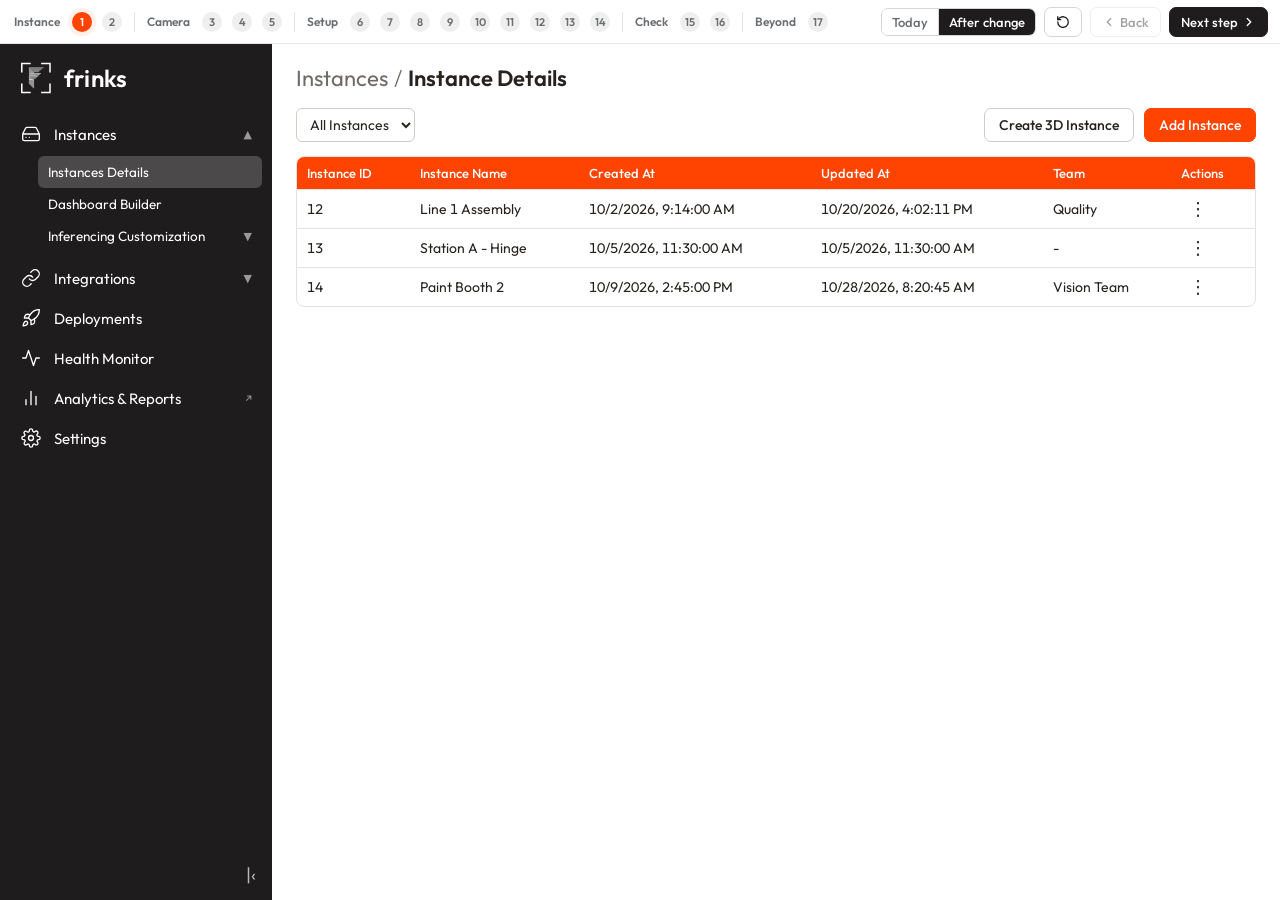
<file: index.html>
<!doctype html>
<html lang="en">
<head>
<meta charset="utf-8">
<meta name="viewport" content="width=device-width, initial-scale=1">
<title>Prototype workflow</title>
<link rel="preconnect" href="https://fonts.googleapis.com">
<link rel="preconnect" href="https://fonts.gstatic.com" crossorigin>
<link href="https://fonts.googleapis.com/css2?family=Outfit:wght@400;500;600&display=swap" rel="stylesheet">
<style>
  :root { --ink:#1e1c1c; --muted:#6b6f72; --faint:#9a9ea1; --line:#e6e6e6; --chip:#efefef; --brand:#ff4301; --brand-soft:#fff0ea; --bar:#ffffff; --bar-h:44px; color-scheme:light; }
  * { box-sizing:border-box; }
  html, body { height:100%; }
  body { margin:0; overflow:hidden; display:flex; flex-direction:column; background:#f6f6f6; color:var(--ink); font-family:Outfit, system-ui, sans-serif; font-size:13px; }
  button { font:inherit; color:inherit; }

  .bar { flex:none; min-height:var(--bar-h); display:flex; align-items:center; gap:12px; padding:0 12px; background:var(--bar); border-bottom:1px solid var(--line); }
  .nav { flex:1 1 auto; min-width:0; display:flex; align-items:center; gap:2px; overflow-x:auto; scrollbar-width:none; white-space:nowrap; }
  .grp { flex:none; padding:0 6px 0 2px; font-size:12px; font-weight:600; color:var(--muted); }
  .sep { flex:none; width:1px; height:20px; background:var(--line); margin:0 8px 0 6px; }
  .step { flex:none; display:inline-flex; align-items:center; gap:6px; height:28px; padding:0 9px 0 4px; border:0; border-radius:14px; background:transparent; cursor:pointer; color:#3d3f41; }
  .step:hover:not(:disabled) { background:var(--chip); }
  .step .n { width:20px; height:20px; border-radius:10px; display:inline-flex; align-items:center; justify-content:center; background:var(--chip); color:var(--muted); font-size:11px; font-weight:600; }
  .step:hover:not(:disabled) .n { background:#e2e2e2; }
  .step[aria-current="step"] { background:var(--brand-soft); color:var(--brand); font-weight:600; }
  .step[aria-current="step"] .n { background:var(--brand); color:#fff; }
  .step:disabled { opacity:.38; cursor:not-allowed; }
  .step.nl .t { display:none; }
  .step.nl { padding:0 4px; }

  .right { flex:none; display:flex; align-items:center; gap:8px; }
  .seg { display:inline-flex; border:1px solid #d6d6d6; border-radius:7px; overflow:hidden; }
  .seg button { border:0; background:#fff; padding:5px 10px; cursor:pointer; color:var(--muted); font-weight:500; }
  .seg button + button { border-left:1px solid #d6d6d6; }
  .seg button[aria-pressed="true"] { background:var(--ink); color:#fff; }
  .nb { display:inline-flex; align-items:center; gap:4px; height:30px; padding:0 11px; border-radius:7px; border:1px solid #d6d6d6; background:#fff; cursor:pointer; font-weight:500; }
  .nb:hover:not(:disabled) { border-color:#b9b9b9; }
  .nb.primary { background:var(--ink); border-color:var(--ink); color:#fff; }
  .nb.primary:hover:not(:disabled) { background:#000; }
  .nb:disabled { opacity:.4; cursor:default; }
  .nb svg { display:block; }
  :focus-visible { outline:2px solid var(--brand); outline-offset:1px; }

  .stage { flex:1 1 auto; min-height:0; }
  .stage iframe { display:block; width:100%; height:100%; border:0; background:#fff; }

  @media (max-width:720px) {
    .bar { flex-wrap:wrap; gap:6px 8px; padding:6px 8px; }
    .nav { order:2; flex-basis:100%; overflow-x:auto; }
    .right { order:1; margin-left:auto; }
    .grp, .sep { display:none; }
    .step.nl { padding:0 2px; }
    .seg button { padding:5px 7px; }
    .nb .lbl { display:none; }
  }
</style>
</head>
<body>
<header class="bar">
  <nav class="nav" id="nav" aria-label="Workflow sections"></nav>
  <div class="right">
    <div class="seg" id="modeSeg" role="group" aria-label="Today or after the change">
      <button type="button" data-mode="today">Today</button>
      <button type="button" data-mode="after">After change</button>
    </div>
    <button type="button" class="nb" id="restartBtn" title="Start the walk again" aria-label="Start again">
      <svg width="14" height="14" viewBox="0 0 24 24" fill="none" stroke="currentColor" stroke-width="2.2" stroke-linecap="round" stroke-linejoin="round"><path d="M3 12a9 9 0 1 0 3-6.7L3 8"/><path d="M3 3v5h5"/></svg>
    </button>
    <button type="button" class="nb" id="backBtn" aria-label="Back">
      <svg width="14" height="14" viewBox="0 0 24 24" fill="none" stroke="currentColor" stroke-width="2.2" stroke-linecap="round" stroke-linejoin="round"><path d="m15 18-6-6 6-6"/></svg><span class="lbl">Back</span>
    </button>
    <button type="button" class="nb primary" id="nextBtn" aria-label="Next step">
      <span class="lbl">Next step</span><svg width="14" height="14" viewBox="0 0 24 24" fill="none" stroke="currentColor" stroke-width="2.2" stroke-linecap="round" stroke-linejoin="round"><path d="m9 18 6-6-6-6"/></svg>
    </button>
  </div>
</header>
<main class="stage">
  <iframe id="frame" title="Prototype screen"></iframe>
</main>

<script>
(function () {
  'use strict';
  // ---- Edit only this block ------------------------------------------------
  var TITLE = '3D inspection on Edge';
  var SLUG = '3d-inspection';       // short; gives the "<slug>-state" storage key and the "<slug>-nav" message
  // In journey order. The number on each step is its position here, so reordering renumbers the bar.
  // group: starts a new labelled group at this step. file: the screen and its ?state=.
  // today: false when the step only exists after the change (greyed out in Today).
  var SECTIONS = [
    { id: 'instances', group: 'Instance', label: 'Instances', file: 'instances.html?state=default' },
    { id: 'create', label: 'Create 3D Instance', file: 'instances.html?state=create', today: false },
    { id: 'capture', group: 'Camera', label: 'Capture Configuration', file: 'capture.html?state=default' },
    { id: 'laser', label: 'Laser View', file: 'setup.html?state=laser', today: false },
    { id: 'scans', label: 'Scans', file: 'setup.html?state=scans', today: false },
    { id: 'filters', group: 'Setup', label: 'Filters', file: 'setup.html?state=filters', today: false },
    { id: 'region', label: 'Region', file: 'setup.html?state=region', today: false },
    { id: 'locate', label: 'Locate', file: 'setup.html?state=locate', today: false },
    { id: 'reference', label: 'Reference', file: 'setup.html?state=reference', today: false },
    { id: 'golden', label: 'Golden Profile', file: 'setup.html?state=golden', today: false },
    { id: 'rules', label: 'Checks', file: 'setup.html?state=rules', today: false },
    { id: 'nodata', label: 'No Data', file: 'setup.html?state=nodata', today: false },
    { id: 'measures', label: 'Measures', file: 'setup.html?state=measures', today: false },
    { id: 'boundary', label: 'Capture Boundary', file: 'setup.html?state=boundary', today: false },
    { id: 'test', group: 'Check', label: 'Test on Scans', file: 'setup.html?state=test', today: false },
    { id: 'result', label: 'Result', file: 'setup.html?state=result', today: false },
    { id: 'heightmap', group: 'Beyond', label: 'Height Map', file: 'setup.html?state=heightmap', today: false }
  ];
  // --------------------------------------------------------------------------

  var KEY = SLUG + '-state', NAV = SLUG + '-nav';
  var INDEX = {};
  SECTIONS.forEach(function (s, i) { INDEX[s.id] = i; });

  var nav = document.getElementById('nav'), frame = document.getElementById('frame');
  var backBtn = document.getElementById('backBtn'), nextBtn = document.getElementById('nextBtn');
  var current = -1;
  var mode = new URLSearchParams(location.search).get('mode') === 'today' ? 'today' : 'after';

  function esc(s) { return String(s).replace(/&/g, '&amp;').replace(/</g, '&lt;').replace(/>/g, '&gt;').replace(/"/g, '&quot;'); }
  function open_(s) { return mode === 'after' || s.today !== false; }
  function nearest(from, dir) {
    for (var i = from + dir; i >= 0 && i < SECTIONS.length; i += dir) if (open_(SECTIONS[i])) return i;
    return -1;
  }

  nav.innerHTML = SECTIONS.map(function (s, i) {
    var pre = s.group ? (i ? '<span class="sep" aria-hidden="true"></span>' : '') + '<span class="grp">' + esc(s.group) + '</span>' : '';
    return pre + '<button type="button" class="step" data-id="' + s.id + '" title="' + (i + 1) + '. ' + esc(s.label) + '">' +
      '<span class="n">' + (i + 1) + '</span><span class="t">' + esc(s.label) + '</span></button>';
  }).join('');

  // Show as many step names as fit; the names farthest from the current step are hidden first (number + tooltip stay).
  function fit() {
    var steps = Array.prototype.slice.call(nav.querySelectorAll('.step'));
    steps.forEach(function (b) { b.classList.remove('nl'); });
    var order = steps.map(function (b, i) { return i; }).filter(function (i) { return i !== current; })
      .sort(function (a, b) { return Math.abs(b - current) - Math.abs(a - current) || b - a; });
    for (var k = 0; k < order.length && nav.scrollWidth > nav.clientWidth + 1; k++) steps[order[k]].classList.add('nl');
    if (nav.scrollWidth > nav.clientWidth + 1 && steps[current]) steps[current].classList.add('nl');
    // Still too wide even as numbers (a narrow window): the bar scrolls and the current step stays in view.
    if (current === 0) nav.scrollLeft = 0;
    else if (steps[current]) steps[current].scrollIntoView({ block: 'nearest', inline: 'nearest' });
  }
  function srcFor(s) { return s.file + (s.file.indexOf('?') < 0 ? '?' : '&') + 'mode=' + mode; }
  function hashId() { var h = decodeURIComponent(location.hash.replace(/^#/, '')); return INDEX.hasOwnProperty(h) ? h : null; }

  function show(id) {
    current = INDEX[id];
    var s = SECTIONS[current];
    Array.prototype.forEach.call(nav.querySelectorAll('.step'), function (b) {
      var step = SECTIONS[INDEX[b.getAttribute('data-id')]];
      if (b.getAttribute('data-id') === id) b.setAttribute('aria-current', 'step'); else b.removeAttribute('aria-current');
      b.disabled = !open_(step);
      b.title = (INDEX[step.id] + 1) + '. ' + step.label + (open_(step) ? '' : ' (only in After change)');
    });
    Array.prototype.forEach.call(document.querySelectorAll('#modeSeg button'), function (b) {
      b.setAttribute('aria-pressed', String(b.getAttribute('data-mode') === mode));
    });
    backBtn.disabled = nearest(current, -1) < 0;
    nextBtn.disabled = nearest(current, 1) < 0;
    document.title = (current + 1) + '. ' + s.label + ' · ' + TITLE;
    frame.src = srcFor(s);
    fit();
  }
  function go(id) {
    if (!INDEX.hasOwnProperty(id) || !open_(SECTIONS[INDEX[id]])) return;
    if (hashId() === id) show(id); else location.hash = id;   // hashchange calls show()
  }

  nav.addEventListener('click', function (e) {
    var b = e.target.closest('.step'); if (b && !b.disabled) go(b.getAttribute('data-id'));
  });
  backBtn.addEventListener('click', function () { var i = nearest(current, -1); if (i >= 0) go(SECTIONS[i].id); });
  nextBtn.addEventListener('click', function () { var i = nearest(current, 1); if (i >= 0) go(SECTIONS[i].id); });
  document.getElementById('modeSeg').addEventListener('click', function (e) {
    var b = e.target.closest('button[data-mode]'); if (!b || b.getAttribute('data-mode') === mode) return;
    mode = b.getAttribute('data-mode');
    try { history.replaceState(null, '', location.pathname + (mode === 'today' ? '?mode=today' : '') + location.hash); } catch (err) {}
    var here = SECTIONS[current];
    if (open_(here)) { show(here.id); return; }
    // This step doesn't exist in Today: land on the nearest step that does.
    var i = nearest(current, -1); if (i < 0) i = nearest(current, 1);
    go(SECTIONS[i].id);
  });
  document.getElementById('restartBtn').addEventListener('click', function () {
    try { localStorage.removeItem(KEY); } catch (err) {}
    var i = open_(SECTIONS[0]) ? 0 : nearest(0, 1);
    go(SECTIONS[i].id); show(SECTIONS[i].id);
  });
  window.addEventListener('hashchange', function () { var id = hashId(); if (id && open_(SECTIONS[INDEX[id]])) show(id); });
  // A screen asks to move on, e.g. Finish on one screen -> the next step's id.
  window.addEventListener('message', function (e) {
    if (e.source !== frame.contentWindow) return;
    var d = e.data;
    if (d && d.type === NAV && typeof d.to === 'string') go(d.to);
  });
  window.addEventListener('resize', fit);
  if (document.fonts && document.fonts.ready) document.fonts.ready.then(fit);

  var first = hashId();
  if (first && !open_(SECTIONS[INDEX[first]])) first = null;
  if (!first) { first = SECTIONS[open_(SECTIONS[0]) ? 0 : nearest(0, 1)].id; try { history.replaceState(null, '', location.pathname + location.search + '#' + first); } catch (err) {} }
  show(first);
})();
</script>
</body>
</html>
</file>
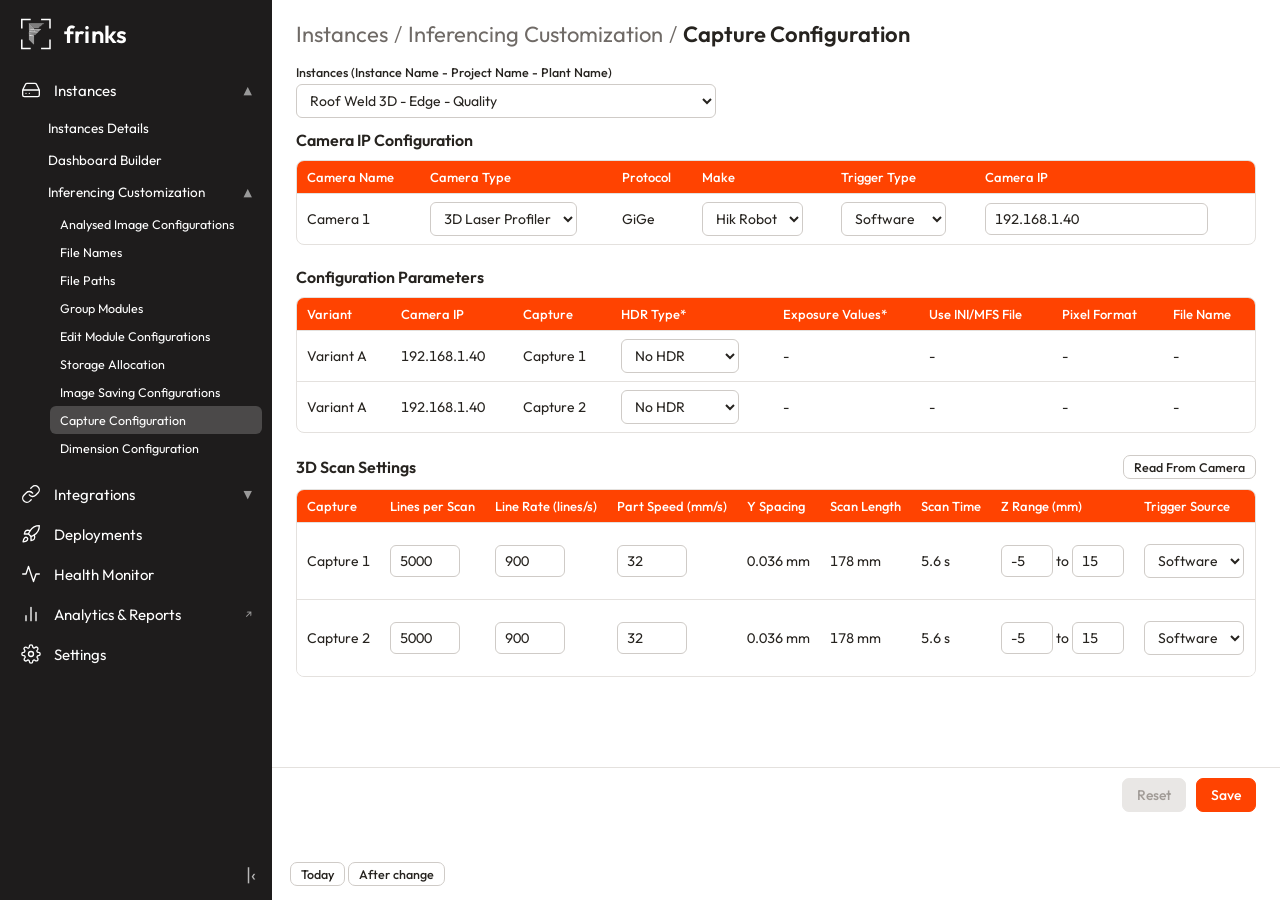
<file: capture.html>
<!doctype html>
<html lang="en">
<head>
<meta charset="utf-8">
<meta name="viewport" content="width=device-width, initial-scale=1">
<title>Capture Configuration</title>
<link href="https://fonts.googleapis.com/css2?family=Outfit:wght@300;400;500;600;700&display=swap" rel="stylesheet">
<link rel="stylesheet" href="edge.css">
<style>
.switch-wrap{position:fixed;left:290px;bottom:14px;z-index:140}
.ip.n{width:70px}
.t td{vertical-align:middle}
.nw{white-space:nowrap}
</style>
</head>
<body>
<div id="app"></div>
<div class="switch-wrap" id="modeSwitch"><button class="b ghost sm" id="mToday">Today</button> <button class="b ghost sm" id="mAfter">After change</button></div>
<script src="chrome.js"></script>
<script>
var SLUG = '3d-inspection';
var DEFAULTS = { instanceName: 'Roof Weld 3D', team: 'Quality', variant: 'Variant A', created: false, captures: [{ id: 'c1', name: 'Capture 1' }, { id: 'c2', name: 'Capture 2' }], cameraIp: '192.168.1.40', cameraName: 'Camera 1', scanCfg: {} };
var query = new URLSearchParams(location.search);
var MODE = query.get('mode') === 'today' ? 'today' : 'after';
var inShell = false;
try { inShell = window.self !== window.top; } catch (e) { inShell = true; }
if (inShell) document.getElementById('modeSwitch').hidden = true;
var KEY = SLUG + '-state';
function readShared() { var saved = {}; try { saved = JSON.parse(localStorage.getItem(KEY) || '{}') || {}; } catch (e) {} return Object.assign({}, DEFAULTS, saved); }
function writeShared(change) { var next = Object.assign(readShared(), change); try { localStorage.setItem(KEY, JSON.stringify(next)); } catch (e) {} return next; }
function goToStep(id) { if (inShell) parent.postMessage({ type: SLUG + '-nav', to: id }, '*'); }
window.addEventListener('storage', function (e) { if (e.key === KEY || e.key === null) render(); });
function esc(s) { return String(s).replace(/&/g, '&amp;').replace(/</g, '&lt;').replace(/"/g, '&quot;'); }
function t(heads, rows) { return '<div class="tw"><table class="t"><thead><tr>' + heads.map(function (h) { return '<th>' + h + '</th>'; }).join('') + '</tr></thead><tbody>' + rows.map(function (r) { return '<tr>' + r.map(function (c) { return '<td>' + c + '</td>'; }).join('') + '</tr>'; }).join('') + '</tbody></table></div>'; }
function selBox(opts, v) { return '<select class="ip">' + opts.map(function (o) { return '<option' + (o === v ? ' selected' : '') + '>' + o + '</option>'; }).join('') + '</select>'; }
var HDR = ['No HDR', 'Auto HDR', 'Manual HDR'];
function scanRow(st, c) {
  var d = Object.assign({ lines: 5000, rate: 900, speed: 32, z0: -5, z1: 15, trig: 'Software', ref: true, scatter: false }, (st.scanCfg || {})[c.id] || {});
  var yspace = d.speed / d.rate;
  return ['<span class="nw">' + esc(c.name) + '</span>',
    '<input class="ip n" type="number" data-sc="' + c.id + '.lines" value="' + d.lines + '" aria-label="Lines per scan">',
    '<input class="ip n" type="number" data-sc="' + c.id + '.rate" value="' + d.rate + '" aria-label="Line rate">',
    '<input class="ip n" type="number" data-sc="' + c.id + '.speed" value="' + d.speed + '" aria-label="Part speed">',
    '<span class="nw">' + yspace.toFixed(3) + ' mm</span>', '<span class="nw">' + (d.lines * yspace).toFixed(0) + ' mm</span>', '<span class="nw">' + (d.lines / d.rate).toFixed(1) + ' s</span>',
    '<span class="nw"><input class="ip" style="width:52px" type="number" value="' + d.z0 + '" aria-label="Z from"> to <input class="ip" style="width:52px" type="number" value="' + d.z1 + '" aria-label="Z to"></span>',
    selBox(['Software', 'Line', 'Encoder'], d.trig),
    '<label class="ck nw"><input type="checkbox" checked disabled>Range</label><br><label class="ck nw"><input type="checkbox"' + (d.ref ? ' checked' : '') + '>Reference</label><br><label class="ck nw"><input type="checkbox"' + (d.scatter ? ' checked' : '') + '>Scatter</label>'];
}
function render() {
  var st = readShared(), inner, instLabel;
  if (MODE === 'today') {
    instLabel = 'Line 1 Assembly - Line-A - Plant-2';
    inner = '<h3 class="sec" style="margin-top:0">Camera IP Configuration</h3>' + t(['Camera Name', 'Camera Type', 'Protocol', 'Make', 'Trigger Type', 'Camera IP'], [['Camera 1', selBox(['Area Scan', 'CCTV', 'Custom'], 'Area Scan'), 'GiGe', selBox(['Hik Robot', 'Balluff'], 'Hik Robot'), selBox(['Software', 'Hardware', 'Streaming'], 'Software'), '<input class="ip" value="192.168.1.21">']]) +
      '<h3 class="sec">Configuration Parameters</h3>' + t(['Variant', 'Camera IP', 'Capture', 'HDR Type*', 'Exposure Values*', 'Use INI/MFS File', 'Pixel Format', 'File Name', 'Actions'], [['Variant A', '192.168.1.21', 'Top Capture', selBox(HDR, 'Manual HDR'), '<input class="ip" value="100, 500, 1000" style="width:140px">', '<label class="tog"><input type="checkbox" checked aria-label="Use INI/MFS File"><i></i></label>', '-', 'top_capture.ini', '<button class="b ghost sm">Create</button> <button class="b ghost sm">Upload</button>']]);
  } else {
    instLabel = esc(st.instanceName) + ' - Edge - ' + esc(st.team);
    inner = '<h3 class="sec" style="margin-top:0">Camera IP Configuration</h3>' + t(['Camera Name', 'Camera Type', 'Protocol', 'Make', 'Trigger Type', 'Camera IP'], [[esc(st.cameraName), selBox(['3D Laser Profiler', 'Area Scan', 'CCTV', 'Custom'], '3D Laser Profiler'), 'GiGe', selBox(['Hik Robot'], 'Hik Robot'), selBox(['Software', 'Hardware'], 'Software'), '<input class="ip" value="' + esc(st.cameraIp) + '">']]) +
      '<h3 class="sec">Configuration Parameters</h3>' + t(['Variant', 'Camera IP', 'Capture', 'HDR Type*', 'Exposure Values*', 'Use INI/MFS File', 'Pixel Format', 'File Name'], st.captures.map(function (c) { var h = (st.hdrBy || {})[c.id] || 'No HDR'; return [esc(st.variant), esc(st.cameraIp), esc(c.name), '<select class="ip" data-hdr="' + c.id + '">' + HDR.map(function (o) { return '<option' + (o === h ? ' selected' : '') + '>' + o + '</option>'; }).join('') + '</select>', h === 'No HDR' ? '-' : '<input class="ip" value="100, 500, 1000" style="width:140px" aria-label="Exposure Values">', '-', '-', '-']; })) +
      '<div style="display:flex;align-items:center;justify-content:space-between;margin:22px 0 10px"><h3 class="sec" style="margin:0">3D Scan Settings</h3><button class="b ghost sm" data-read="1">Read From Camera</button></div>' + t(['Capture', 'Lines per Scan', 'Line Rate (lines/s)', 'Part Speed (mm/s)', 'Y Spacing', 'Scan Length', 'Scan Time', 'Z Range (mm)', 'Trigger Source', 'Saved Images'], st.captures.map(function (c) { return scanRow(st, c); }));
  }
  document.getElementById('app').innerHTML = railHtml('ic-capture', false, true) + '<div class="work"><main id="main"><div class="page withfoot"><div class="pagehead"><div class="crumbs"><span class="c">Instances</span><span class="sep">/</span><span class="c">Inferencing Customization</span><span class="sep">/</span><span>Capture Configuration</span></div></div><div style="max-width:420px"><div class="fld"><label>Instances (Instance Name - Project Name - Plant Name)</label><select class="ip"><option>' + instLabel + '</option></select></div></div>' + inner + '</div><div class="foot"><button class="b ghost" disabled title="No changes to reset.">Reset</button><button class="b" id="saveBtn">Save</button></div></main></div>';
}
document.addEventListener('input', function (e) {
  var k = e.target.getAttribute && e.target.getAttribute('data-sc'); if (!k) return;
  var p = k.split('.'), st = readShared(), sc = st.scanCfg || {}; sc[p[0]] = sc[p[0]] || {}; sc[p[0]][p[1]] = +e.target.value; writeShared({ scanCfg: sc });
  var cell = e.target; render(); var again = document.querySelector('[data-sc="' + k + '"]'); if (again) { again.focus(); }
});
document.addEventListener('change', function (e) {
  var id = e.target.getAttribute && e.target.getAttribute('data-hdr'); if (!id) return;
  var st = readShared(), h = st.hdrBy || {}; h[id] = e.target.value; writeShared({ hdrBy: h }); render();
});
document.addEventListener('click', function (e) {
  var t2 = e.target;
  if (t2.id === 'saveBtn' && MODE === 'after') goToStep('laser');
  if (t2.id === 'mToday') location.search = '?mode=today';
  if (t2.id === 'mAfter') location.search = '?mode=after';
});
render();
</script>
</body>
</html>
</file>
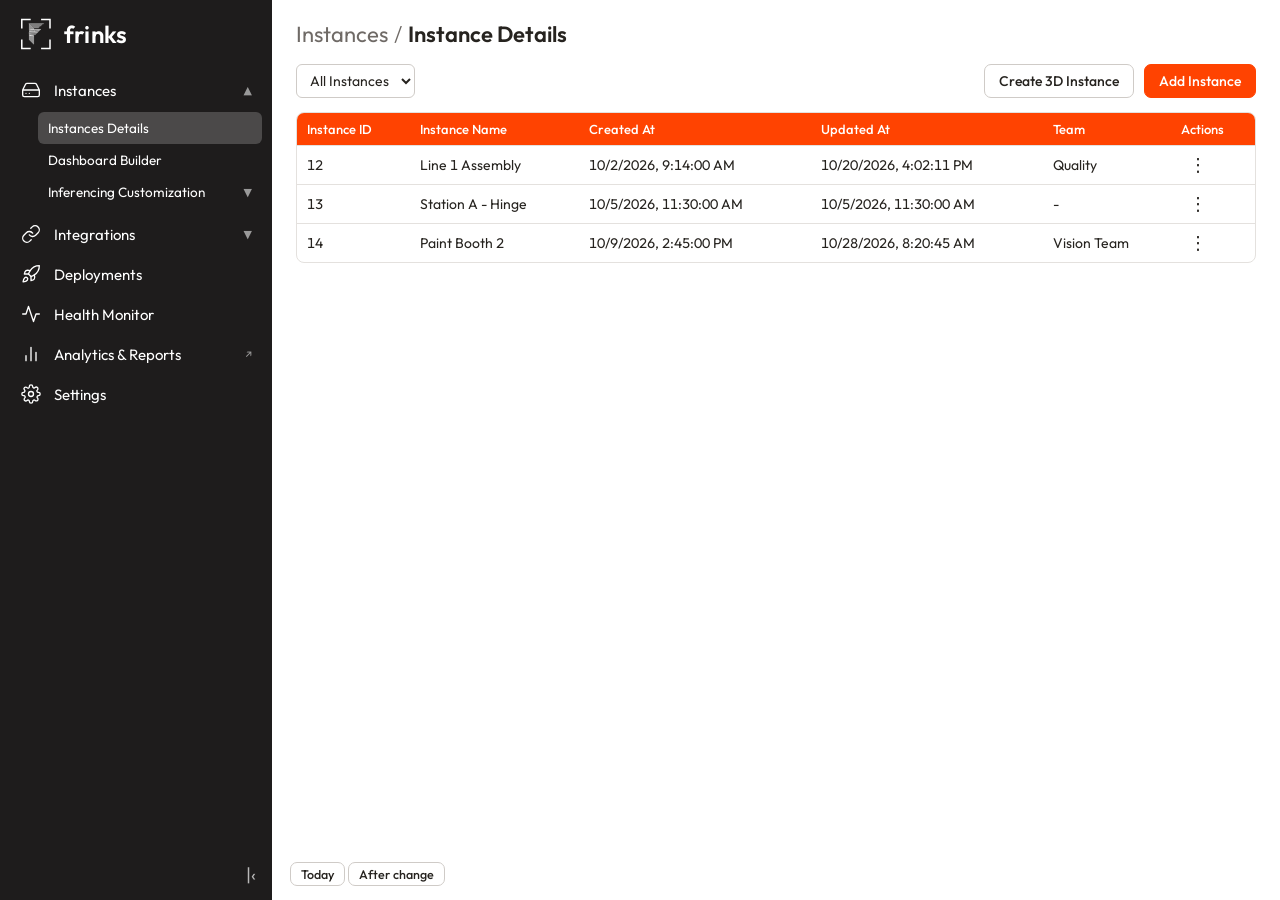
<file: instances.html>
<!doctype html>
<html lang="en">
<head>
<meta charset="utf-8">
<meta name="viewport" content="width=device-width, initial-scale=1">
<title>Instance Details</title>
<link href="https://fonts.googleapis.com/css2?family=Outfit:wght@300;400;500;600;700&display=swap" rel="stylesheet">
<link rel="stylesheet" href="edge.css">
<style>
.drawer .dh{display:flex;align-items:center;justify-content:space-between;padding:14px 20px;border-bottom:1px solid var(--line);font-size:18px;font-weight:600}
.drawer .db{flex:1;min-height:0;overflow:auto;padding:16px 20px}
.drawer .df{display:flex;justify-content:space-between;padding:12px 20px;border-top:1px solid var(--line)}
.capRow{display:flex;gap:8px;align-items:center;margin-bottom:8px}
.capRow .ip{flex:1}
.switch-wrap{position:fixed;left:290px;bottom:14px;z-index:140}
</style>
</head>
<body>
<div id="app"></div>
<div class="switch-wrap" id="modeSwitch"><button class="b ghost sm" id="mToday">Today</button> <button class="b ghost sm" id="mAfter">After change</button></div>
<script src="chrome.js"></script>
<script>
var SLUG = '3d-inspection';
var DEFAULTS = { instanceName: 'Roof Weld 3D', team: 'Quality', variant: 'Variant A', created: false, captures: [{ id: 'c1', name: 'Capture 1' }, { id: 'c2', name: 'Capture 2' }], cameraIp: '192.168.1.40', cameraName: 'Camera 1' };
var query = new URLSearchParams(location.search);
var MODE = query.get('mode') === 'today' ? 'today' : 'after';
var STATE = query.get('state') || 'default';
var inShell = false;
try { inShell = window.self !== window.top; } catch (e) { inShell = true; }
if (inShell) document.getElementById('modeSwitch').hidden = true;
var KEY = SLUG + '-state';
function readShared() { var saved = {}; try { saved = JSON.parse(localStorage.getItem(KEY) || '{}') || {}; } catch (e) {} return Object.assign({}, DEFAULTS, saved); }
function writeShared(change) { var next = Object.assign(readShared(), change); try { localStorage.setItem(KEY, JSON.stringify(next)); } catch (e) {} return next; }
function goToStep(id) { if (inShell) parent.postMessage({ type: SLUG + '-nav', to: id }, '*'); }
window.addEventListener('storage', function (e) { if (e.key === KEY || e.key === null) render(); });

var ROWS = [
  { id: 12, name: 'Line 1 Assembly', created: '10/2/2026, 9:14:00 AM', updated: '10/20/2026, 4:02:11 PM', team: 'Quality' },
  { id: 13, name: 'Station A - Hinge', created: '10/5/2026, 11:30:00 AM', updated: '10/5/2026, 11:30:00 AM', team: '-' },
  { id: 14, name: 'Paint Booth 2', created: '10/9/2026, 2:45:00 PM', updated: '10/28/2026, 8:20:45 AM', team: 'Vision Team' }
];
var wiz = 0;
function esc(s) { return String(s).replace(/&/g, '&amp;').replace(/</g, '&lt;').replace(/"/g, '&quot;'); }

function drawer(st) {
  var titles = ['Instance Details', 'Camera', 'Variants and Captures'];
  var steps = '<div class="steps">' + titles.map(function (t, i) { return '<div class="st ' + (i === wiz ? 'on' : i < wiz ? 'done' : '') + '"><i>' + (i + 1) + '</i>' + t + '</div>'; }).join('') + '</div>';
  var body = '';
  if (wiz === 0) body = '<div class="fld"><label>Instance Name <span style="color:var(--bad)">*</span></label><input class="ip" id="fName" value="' + esc(st.instanceName) + '"></div><div class="fld"><label>Team</label><select class="ip" id="fTeam"><option' + (st.team === 'Quality' ? ' selected' : '') + '>Quality</option><option' + (st.team === 'Vision Team' ? ' selected' : '') + '>Vision Team</option></select></div>';
  if (wiz === 1) body = '<div class="grid2"><div class="fld"><label>Camera Name</label><input class="ip" value="' + esc(st.cameraName) + '"></div><div class="fld"><label>Camera Type</label><select class="ip"><option>3D Laser Profiler</option></select></div><div class="fld"><label>Protocol</label><input class="ip" value="GiGe" disabled></div><div class="fld"><label>Make</label><select class="ip"><option>Hik Robot</option></select></div><div class="fld"><label>Trigger Type</label><select class="ip"><option>Software</option><option>Hardware</option></select></div><div class="fld"><label>Camera IP</label><input class="ip" id="fIp" value="' + esc(st.cameraIp) + '"></div></div>';
  if (wiz === 2) body = '<div class="fld" style="max-width:320px"><label>Variant</label><input class="ip" value="' + esc(st.variant) + '"></div><h3 class="sec" style="margin-top:6px">Captures</h3>' + st.captures.map(function (c, i) { return '<div class="capRow"><span class="muted" style="width:18px">' + (i + 1) + '</span><input class="ip" data-capn="' + i + '" value="' + esc(c.name) + '"><button class="kebab" data-capdel="' + i + '" aria-label="Remove capture"' + (st.captures.length < 2 ? ' disabled' : '') + '>×</button></div>'; }).join('') + '<button class="b ghost sm" id="capAdd">+ Add Capture</button>';
  return '<div class="scrim right"><div class="drawer"><div class="dh"><span>Create 3D Instance</span><button class="kebab" id="wizX" aria-label="Close">×</button></div><div class="db">' + steps + body + '</div><div class="df"><button class="b warnb" id="wizBack">' + (wiz ? 'Back' : 'Cancel') + '</button><button class="b" id="wizNext">' + (wiz < 2 ? 'Next' : 'Create') + '</button></div></div></div>';
}
function render() {
  var st = readShared(), rows = ROWS.slice();
  if (st.created && MODE === 'after') rows.unshift({ id: 16, name: st.instanceName, created: '11/6/2026, 9:02:00 AM', updated: '11/6/2026, 9:02:00 AM', team: st.team, three: true });
  var open = MODE === 'after' && STATE === 'create';
  var tbl = '<div class="tw"><table class="t"><thead><tr><th>Instance ID</th><th>Instance Name</th><th>Created At</th><th>Updated At</th><th>Team</th><th>Actions</th></tr></thead><tbody>' + rows.map(function (r) {
    return '<tr class="clk"' + (r.three ? ' data-open3d="1"' : '') + '><td>' + r.id + '</td><td>' + esc(r.name) + '</td><td>' + r.created + '</td><td>' + r.updated + '</td><td>' + esc(r.team) + '</td><td><button class="kebab" aria-label="Actions">⋮</button></td></tr>';
  }).join('') + '</tbody></table></div>';
  var btns = (MODE === 'after' ? '<button class="b ghost" id="create3d">Create 3D Instance</button>' : '') + '<button class="b" title="Upload an instance file (.zip) exported from Frinks Vision.">Add Instance</button>';
  document.getElementById('app').innerHTML = railHtml('instances', false, false) + '<div class="work"><main id="main"><div class="page"><div class="pagehead"><div class="crumbs"><span class="c">Instances</span><span class="sep">/</span><span>Instance Details</span></div></div><div class="bar"><select class="ip"><option>All Instances</option></select><span class="sp"></span>' + btns + '</div>' + tbl + '</div></main></div>' + (open ? drawer(st) : '');
}
document.addEventListener('click', function (e) {
  var t = e.target, st = readShared();
  if (t.id === 'create3d') { if (inShell) goToStep('create'); else { STATE = 'create'; render(); } return; }
  if (t.closest('[data-open3d]')) { goToStep('capture'); return; }
  if (t.id === 'wizX') { wiz = 0; if (inShell) goToStep('instances'); else { STATE = 'default'; render(); } return; }
  if (t.id === 'wizBack') { if (wiz) { keep(); wiz--; render(); } else { if (inShell) goToStep('instances'); else { STATE = 'default'; render(); } } return; }
  if (t.id === 'wizNext') { keep(); if (wiz < 2) { wiz++; render(); } else { writeShared({ created: true }); wiz = 0; if (inShell) goToStep('capture'); else { STATE = 'default'; render(); } } return; }
  if (t.id === 'capAdd') { keep(); st = readShared(); var n = st.captures.length + 1; st.captures.push({ id: 'c' + Date.now().toString(36), name: 'Capture ' + n }); writeShared({ captures: st.captures }); render(); return; }
  if (t.getAttribute('data-capdel') !== null) { keep(); st = readShared(); st.captures.splice(+t.getAttribute('data-capdel'), 1); writeShared({ captures: st.captures, cap: st.captures[0].id }); render(); return; }
  if (t.id === 'mToday') { location.search = '?mode=today&state=' + STATE; return; }
  if (t.id === 'mAfter') { location.search = '?mode=after&state=' + STATE; return; }
});
function keep() {
  var ch = {}, n = document.getElementById('fName'), tm = document.getElementById('fTeam'), ip = document.getElementById('fIp'), st = readShared();
  if (n) ch.instanceName = n.value; if (tm) ch.team = tm.value; if (ip) ch.cameraIp = ip.value;
  var caps = document.querySelectorAll('[data-capn]');
  if (caps.length) { ch.captures = st.captures.map(function (c, i) { return { id: c.id, name: caps[i] ? caps[i].value : c.name }; }); }
  writeShared(ch);
}
render();
</script>
</body>
</html>
</file>
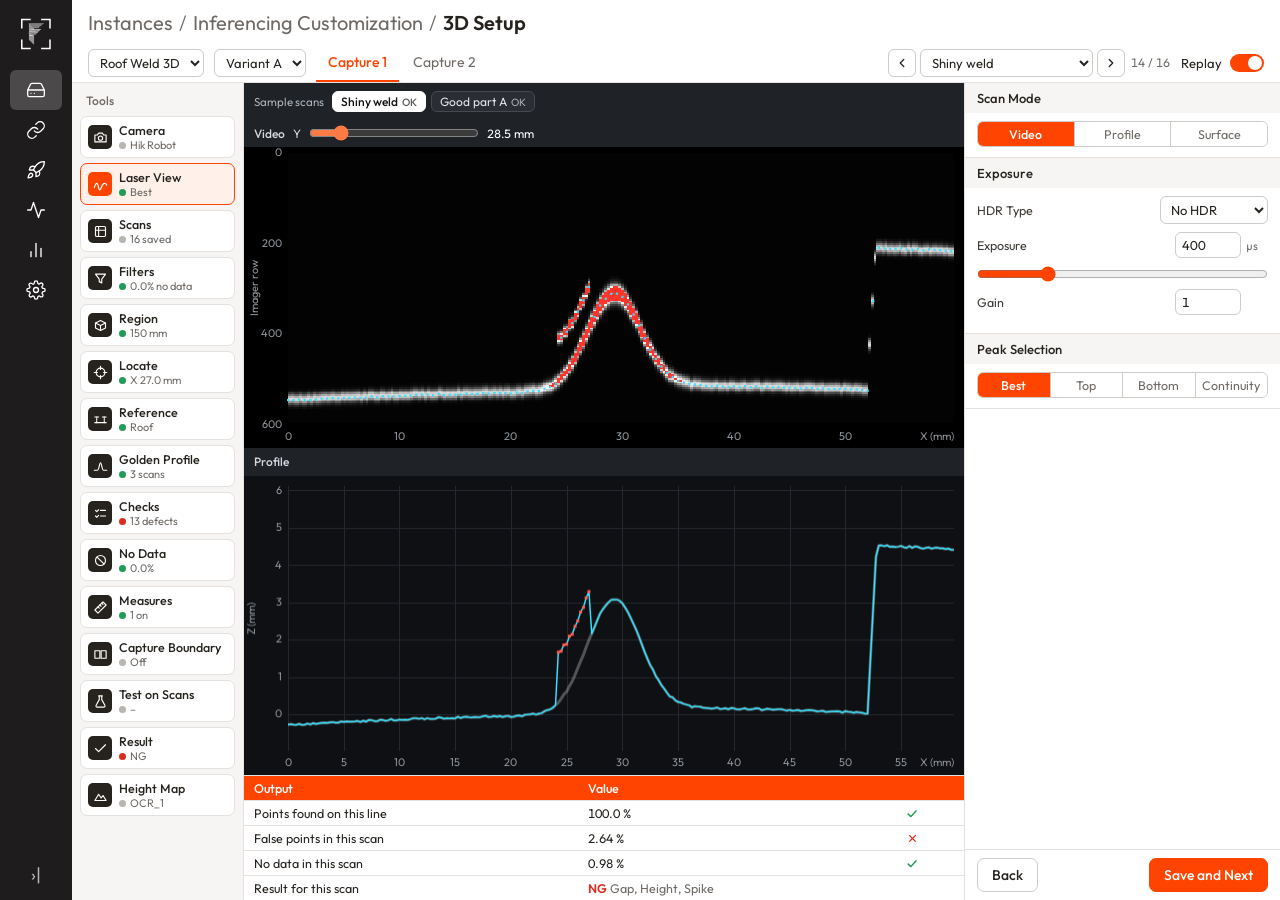
<file: setup.html>
<!doctype html>
<html lang="en">
<head>
<meta charset="utf-8">
<meta name="viewport" content="width=device-width, initial-scale=1">
<title>3D Setup</title>
<link href="https://fonts.googleapis.com/css2?family=Outfit:wght@300;400;500;600;700&display=swap" rel="stylesheet">
<link rel="stylesheet" href="edge.css">
<style>
html,body{height:100%;overflow:hidden}
#app{display:flex;height:100%}
.main{flex:1;min-width:0;display:flex;flex-direction:column;height:100%;background:#fff}
.hd{display:flex;align-items:center;gap:12px;padding:10px 16px 8px;flex:none}
.hd .crumbs{font-size:20px}
.bar3{display:flex;align-items:center;gap:10px;padding:0 16px;border-bottom:1px solid var(--line);flex:none;min-height:40px;flex-wrap:wrap}
.bar3 .tabs{margin:0;border:0}
.bar3 .tab{padding:9px 12px}
.bar3 .sp{flex:1}
.bar3 select.ip{padding:4px 7px;font-size:13px}
.rep{display:inline-flex;align-items:center;gap:4px}
.rep button.ic{width:28px;height:28px;border:1px solid #cfcbc7;border-radius:6px;background:#fff;display:inline-flex;align-items:center;justify-content:center;padding:0}
.rep button.ic:hover{border-color:#a9a5a1}
.rep .cnt{font-size:12px;color:var(--muted);min-width:42px;text-align:center;font-variant-numeric:tabular-nums}
.body{flex:1;min-height:0;display:grid;grid-template-columns:172px minmax(0,1fr) 316px}
.tools{background:var(--fill);border-right:1px solid var(--line);overflow-y:auto;padding:10px 8px}
.tools h4{font-size:12px;color:var(--muted);font-weight:500;margin:0 6px 8px}
.tool{position:relative;display:grid;grid-template-columns:24px minmax(0,1fr);gap:0 7px;width:100%;text-align:left;background:#fff;border:1px solid var(--line);border-radius:7px;padding:5px 7px;margin-bottom:5px;align-items:center}
.tool:hover{border-color:#bdb9b5}
.tool.on{border-color:var(--primary);background:var(--primary-soft)}
.tool .ico{grid-row:span 2;width:24px;height:24px;border-radius:5px;background:#26231f;color:#fff;display:flex;align-items:center;justify-content:center}
.tool.on .ico{background:var(--primary)}
.tool .tn{font-size:12.5px;font-weight:500;white-space:nowrap;overflow:hidden;text-overflow:ellipsis}
.tool .tv{font-size:11px;color:var(--muted);display:flex;align-items:center;gap:4px;white-space:nowrap;overflow:hidden}
.dot{width:7px;height:7px;border-radius:50%;background:#b9b5b1;flex:none}
.dot.ok{background:#1f9d55}.dot.bad{background:#d92d20}.dot.warn{background:#d9a21b}
.cen{display:flex;flex-direction:column;min-width:0;min-height:0;background:#17191d}
.chips{display:flex;align-items:center;gap:5px;padding:6px 10px;background:#1f2227;flex:none;flex-wrap:wrap;min-height:36px}
.chips .l{font-size:11.5px;color:#aeb3b8;margin-right:3px}
.chip{border:1px solid #454a51;background:#2a2d33;color:#e4e6e9;border-radius:6px;padding:2px 8px;font-size:12px}
.chip:hover{border-color:#7c8087}
.chip.on{background:#fff;color:#111;border-color:#fff;font-weight:500}
.chip .ex{font-size:10.5px;opacity:.7;margin-left:4px}
.sk{display:flex;align-items:center;gap:14px;padding:5px 12px;background:var(--flat);color:var(--flat-ink);font-size:12.5px;flex:none;flex-wrap:wrap}
.sk b{font-weight:600}.sk label{display:inline-flex;align-items:center;gap:7px}
.sk input[type=range]{width:150px;accent-color:#38347a}
.pre{border:1px solid #38347a66;background:#fff;color:#38347a;border-radius:6px;padding:3px 10px;font-size:12.5px}
.pre.on{background:#38347a;color:#fff}
.panes{flex:1;min-height:0;display:flex;flex-direction:column;gap:1px;background:#000}
.pane{flex:1 1 0;min-height:60px;display:flex;flex-direction:column;background:#0e1013}
.ph{display:flex;align-items:center;gap:8px;padding:3px 10px;background:#1f2227;color:#d5d8dc;font-size:12px;flex:none;min-height:28px;flex-wrap:wrap}
.ph b{font-weight:500}
.ph .sp{flex:1}
.ph input[type=range]{width:170px;accent-color:#ff7a45;height:14px}
.ph .v{font-variant-numeric:tabular-nums;color:#fff;min-width:50px;display:inline-block}
.seg2{display:inline-flex;border:1px solid #454a51;border-radius:5px;overflow:hidden}
.seg2 button{border:0;background:#2a2d33;color:#c9cdd2;padding:1px 8px;font-size:11.5px}
.seg2 button+button{border-left:1px solid #454a51}
.seg2 button.on{background:#e4e6e9;color:#111;font-weight:500}
.cv{position:relative;flex:1;min-height:0;background:none;box-shadow:none}
.cv canvas{position:absolute;inset:0;width:100%;height:100%;display:block;touch-action:none}
.legend{display:inline-flex;gap:10px;align-items:center;font-size:11.5px;color:#c9cdd2;flex-wrap:wrap}
.legend i{display:inline-block;width:14px;height:3px;margin-right:4px;vertical-align:middle}
.outs{flex:none;background:#fff;border-top:1px solid var(--line);max-height:208px;overflow:auto}
.ot{width:100%;border-collapse:collapse;font-size:12.5px;font-variant-numeric:tabular-nums}
.ot th{position:sticky;top:0;background:var(--primary);color:#fff;font-weight:500;text-align:left;padding:4px 10px;white-space:nowrap;z-index:1}
.ot td{padding:4px 10px;border-top:1px solid var(--line);white-space:nowrap}
.ot tr.clk{cursor:pointer}.ot tr.clk:hover td{background:var(--primary-soft)}
.ot tr.sel td{background:var(--primary-soft)}
.stt{font-weight:600}.stt.ok{color:var(--ok)}.stt.bad{color:var(--bad)}.stt.warn{color:#b7791f}.stt.mut{color:var(--muted);font-weight:400}
.panel{display:flex;flex-direction:column;min-height:0;background:#fff;border-left:1px solid var(--line)}
.pscroll{flex:1;min-height:0;overflow-y:auto;padding:0 0 10px}
.pfoot{flex:none;display:flex;justify-content:space-between;gap:8px;padding:8px 12px;border-top:1px solid var(--line)}
.ps{border-bottom:1px solid var(--line)}
.psh{display:flex;align-items:center;gap:8px;padding:7px 12px;background:var(--fill);font-size:13px;font-weight:500}
.psh .sp{flex:1}
.psb{padding:8px 12px 10px}
.f{display:flex;align-items:center;justify-content:space-between;gap:8px;margin-bottom:7px;min-height:28px}
.f label{font-size:12.5px;color:#3f3b37}
.fc{display:flex;align-items:center;gap:5px;min-width:0}
.fc .u{font-size:11.5px;color:var(--muted);min-width:22px}
.ip.n{width:66px;padding:4px 6px;font-size:13px;font-variant-numeric:tabular-nums}
select.ip.s{padding:4px 6px;font-size:13px;max-width:170px}
input.sl{width:100%;accent-color:var(--primary);margin:0 0 6px}
.segc{display:inline-flex;border:1px solid #cfcbc7;border-radius:6px;overflow:hidden;width:100%}
.segc button{flex:1;border:0;background:#fff;padding:4px 6px;font-size:12.5px;color:var(--muted);white-space:nowrap}
.segc button+button{border-left:1px solid #cfcbc7}
.segc button.on{background:var(--primary);color:#fff;font-weight:500}
.card{border:1px solid var(--line);border-radius:8px;margin:8px 10px;overflow:hidden;padding:0}
.card.off .cb{display:none}
.ch{display:flex;align-items:center;gap:8px;padding:6px 10px;background:var(--fill);font-weight:500;font-size:13px}
.ch .sp{flex:1}.cb{padding:8px 10px 4px}
.cval{display:inline-flex;align-items:center;gap:4px;font-size:11.5px;font-weight:400;color:var(--muted);font-variant-numeric:tabular-nums}
.big{font-size:22px;font-weight:600;display:inline-flex;align-items:center;gap:8px;padding:4px 12px;border-radius:8px}
.big.ok{background:var(--ok-soft);color:var(--ok)}.big.bad{background:var(--bad-soft);color:var(--bad)}.big.warn{background:var(--warn-soft);color:#7a5211}
.minic{height:150px;position:relative;margin-top:8px;border-radius:6px;overflow:hidden}
.minic canvas{position:absolute;inset:0;width:100%;height:100%}
.score{display:inline-flex;align-items:baseline;gap:6px;font-size:13px}
.score b{font-size:20px;font-weight:600}
.toast3{position:absolute;right:340px;bottom:70px;background:#111;color:#fff;padding:8px 14px;border-radius:7px;font-size:13px;z-index:50}
.prog{height:6px;border-radius:3px;background:#ececec;overflow:hidden;margin-top:6px}.prog i{display:block;height:100%;background:var(--primary);width:0}
#modeSwitch{display:inline-flex}
.cen{overflow-y:auto}
.panes{min-height:300px}
.pane{min-height:140px}
@media (max-width:1180px){.body{grid-template-columns:minmax(0,1fr) 280px}.tools{display:none}}
@media (max-width:860px){.body{display:block;overflow-y:auto}.cen{overflow:visible}.panes{height:560px}.panel{border-left:0;border-top:1px solid var(--line)}.pscroll{overflow:visible}.bar3{padding:6px 12px}}
</style>
</head>
<body>
<div id="app"></div>
<script src="chrome.js"></script>
<script src="sim.js"></script>
<script src="views.js"></script>
<script>
var SLUG = '3d-inspection';
var NX = Sim.NX, NY = Sim.NY, DX = Sim.DX, DY = Sim.DY;

function defaultCfg(capId) {
  var cp = Sim.capParams(capId), c = cp.c;
  function rule(n, where, gold, ref, minX, minY) { return { on: where === 'weld', name: n, where: where, gold: gold, ref: ref, size: 'xy', minX: minX, minY: minY, minA: 5, minV: 5, countOn: false, countN: 8, countA: 0.5 }; }
  return {
    peak: 'Best', exposure: 400, gain: 1, hdr: 'No HDR', exposures: '100, 500, 1000',
    filter: { gapX: 1, gapY: 1, median: 0, smooth: 0 },
    region: { mode: 'auto', y0: 14, y1: 166, minValid: 30, minLen: 40, margin: 1, ignore: [] },
    locate: { mode: 'max', b0: Math.round(c - 12), b1: Math.round(c + 12), find: 'peak', wl: 5, wr: 5, x0: c - 5, x1: c + 5, track: 'line', fixture: true },
    ref: { mode: 'roof', gap: 1.5, w: 6, top: 95, smooth: 5, absZ: 0 },
    golden: { on: true, ids: ['g1', 'g2', 'g3'] },
    merge: 0,
    rules: {
      spike: rule('Spike', 'weld', [-0.8, 0.8], [0.1, 3.7], 1, 3),
      height: rule('Height', 'weld', [-0.4, 0.4], [0.1, 3.4], 4, 10),
      gap: rule('Gap', 'weld', [-1.5, 99], [0.1, 99], 2, 3),
      spatter: rule('Spatter', 'beside', [-0.5, 0.5], [-0.5, 0.5], 0.5, 0.5)
    },
    nodata: { maxLen: 5, maxPct: 10, action: 'Not inspected' },
    measures: {
      crest: { on: false, name: 'Crest height', stat: 'Mean', lo: +(cp.H * 0.82).toFixed(2), hi: +(cp.H * 1.2).toFixed(2), inv: false, unit: 'mm' },
      width: { on: false, name: 'Weld width', stat: 'Mean', lo: +(cp.s * 2.0).toFixed(2), hi: +(cp.s * 2.8).toFixed(2), inv: false, unit: 'mm' },
      area: { on: false, name: 'Cross-section area', stat: 'Mean', lo: +(cp.H * cp.s * 2).toFixed(1), hi: +(cp.H * cp.s * 3).toFixed(1), inv: false, unit: 'mm²' },
      pos: { on: true, name: 'Weld position', stat: 'Mean', lo: +(c - 8).toFixed(1), hi: +(c + 8).toFixed(1), inv: false, unit: 'mm' }
    },
    hm: { background: 'Curved', height: 0.6, x0: 3, x1: 20, module: 'OCR_1' },
    boundary: { overlap: 0, merge: false }
  };
}
var DEFAULTS = {
  instanceName: 'Roof Weld 3D', team: 'Quality', variant: 'Variant A',
  captures: [{ id: 'c1', name: 'Capture 1' }, { id: 'c2', name: 'Capture 2' }],
  cap: 'c1', cfg: {}, sim: { tilt: 0, shift: 0 },
  view: { pal: 'colour', palR: 'ref', dim: '2d', yaw: -0.5, pitch: 1.0, zs: 4, scanMode: 'Video', mm: 'diff', replay: true, onlyWrong: false, saveRef: true, saveScatter: false, savePly: false },
  scanByStep: { laser: 'shiny', scans: 'g1', filters: 'shiny', region: 'g1', locate: 'shift', reference: 'tilt', golden: 'low', rules: 'crack', nodata: 'hole', measures: 'track', boundary: 'g1', test: 'g1', result: 'low', heightmap: 'stamp' },
  taken: 0
};

var query = new URLSearchParams(location.search);
var MODE = query.get('mode') === 'today' ? 'today' : 'after';
var STATE = query.get('state') || 'laser';
var inShell = false;
try { inShell = window.self !== window.top; } catch (e) { inShell = true; }
var KEY = SLUG + '-state';
function readShared() {
  var saved = {};
  try { saved = JSON.parse(localStorage.getItem(KEY) || '{}') || {}; } catch (e) {}
  var out = Object.assign({}, DEFAULTS, saved);
  out.view = Object.assign({}, DEFAULTS.view, saved.view || {});
  out.sim = Object.assign({}, DEFAULTS.sim, saved.sim || {});
  out.scanByStep = Object.assign({}, DEFAULTS.scanByStep, saved.scanByStep || {});
  return out;
}
function writeShared(change) {
  var next = Object.assign(readShared(), change);
  try { localStorage.setItem(KEY, JSON.stringify(next)); } catch (e) {}
  return next;
}
function goToStep(id) {
  if (inShell) parent.postMessage({ type: SLUG + '-nav', to: id }, '*');
  else if (id === 'capture') location.href = 'capture.html';
  else location.search = '?state=' + id;
}
window.addEventListener('storage', function (e) { if (e.key === KEY || e.key === null) { S = readShared(); render(); } });

var S = readShared();
var TOOLS = [
  ['capture', 'Camera', '<path d="M3 8h4l2-3h6l2 3h4v11H3z"/><circle cx="12" cy="13" r="3.4"/>'],
  ['laser', 'Laser View', '<path d="M2 17c3-9 5-9 7 0s4 0 6-4 5-4 7 0"/>'],
  ['scans', 'Scans', '<rect x="4" y="4" width="16" height="16" rx="2"/><path d="M4 10h16M9 4v16"/>'],
  ['filters', 'Filters', '<path d="M4 5h16l-6 8v6l-4-2v-4z"/>'],
  ['region', 'Region', '<path d="M4 8l8-4 8 4v8l-8 4-8-4z"/><path d="M4 8l8 4 8-4M12 12v8"/>'],
  ['locate', 'Locate', '<circle cx="12" cy="12" r="7"/><path d="M12 2v5M12 17v5M2 12h5M17 12h5"/>'],
  ['reference', 'Reference', '<path d="M3 17h18"/><path d="M6 17V8M18 17V8" stroke-dasharray="2 2"/><path d="M3 8h6M15 8h6"/>'],
  ['golden', 'Golden Profile', '<path d="M2 18h5c3 0 3-12 5-12s2 12 5 12h5"/>'],
  ['rules', 'Checks', '<path d="M4 7l2 2 3-3M4 16l2 2 3-3M12 7h8M12 16h8"/>'],
  ['nodata', 'No Data', '<circle cx="12" cy="12" r="8"/><path d="M6.5 6.5l11 11"/>'],
  ['measures', 'Measures', '<path d="M3 16l13-13 5 5L8 21z"/><path d="M8 11l2 2M11 8l2 2M14 5l2 2"/>'],
  ['boundary', 'Capture Boundary', '<rect x="3" y="6" width="8" height="12"/><rect x="13" y="6" width="8" height="12"/>'],
  ['test', 'Test on Scans', '<path d="M9 3h6M10 3v6l-5 9a2 2 0 0 0 2 3h10a2 2 0 0 0 2-3l-5-9V3"/>'],
  ['result', 'Result', '<path d="M4 12l5 5L20 6"/>'],
  ['heightmap', 'Height Map', '<path d="M3 20l6-10 4 6 3-4 5 8z"/>']
];
var CHIPS = {
  laser: ['shiny', 'g1'], filters: ['shiny', 'g1', 'hole'], region: ['g1', 'low'], locate: ['g1', 'shift', 'missing', 'track'],
  reference: ['g1', 'tilt', 'raised', 'shift'], golden: ['low', 'g1', 'spike', 'crack'], rules: ['crack', 'split', 'pores', 'spike', 'low', 'missing', 'spatter', 'g1'],
  nodata: ['hole', 'shiny', 'g1'], measures: ['track', 'low', 'g1'], result: ['low', 'spike', 'crack', 'hole', 'missing', 'g1'], scans: []
};
function capCfg(id) { if (!S.cfg[id]) S.cfg[id] = defaultCfg(id); return S.cfg[id]; }
function cfg() { var c = capCfg(S.cap); if (S.hdrBy && S.hdrBy[S.cap]) c.hdr = S.hdrBy[S.cap]; return c; }
function scanId() { return S.scanByStep[STATE] || 'g1'; }
function scanMeta(id) { return Sim.SCANS.filter(function (s) { return s.id === id; })[0] || { id: id, name: id, exp: '' }; }
function save() { try { localStorage.setItem(KEY, JSON.stringify(S)); } catch (e) {} }
function gv(path) { var o = path[0] === '$' ? S : cfg(), ks = path.replace(/^\$\./, '').split('.'); ks.forEach(function (k) { o = o == null ? o : o[k]; }); return o; }
function sv(path, v) { var o = path[0] === '$' ? S : cfg(), ks = path.replace(/^\$\./, '').split('.'); for (var i = 0; i < ks.length - 1; i++) o = o[ks[i]]; o[ks[ks.length - 1]] = v; }
function f2(v, n) { return v === v && v !== undefined && v !== null ? (+v).toFixed(n === undefined ? 2 : n) : '–'; }
function esc(s) { return String(s).replace(/&/g, '&amp;').replace(/</g, '&lt;').replace(/"/g, '&quot;'); }

/* ---------- small controls ---------- */
function num(p, o) { o = o || {}; return '<input class="ip n" type="number" aria-label="' + esc(o.a || p) + '" data-k="' + p + '" value="' + gv(p) + '" step="' + (o.step || 0.1) + '"' + (o.min !== undefined ? ' min="' + o.min + '"' : '') + (o.max !== undefined ? ' max="' + o.max + '"' : '') + '>'; }
function sli(p, a, b, st) { return '<input class="sl" type="range" aria-label="' + esc(p) + '" data-k="' + p + '" min="' + a + '" max="' + b + '" step="' + st + '" value="' + gv(p) + '">'; }
function sel(p, opts) { return '<select class="ip s" aria-label="' + esc(p) + '" data-k="' + p + '">' + opts.map(function (o) { var v = Array.isArray(o) ? o[0] : o, t = Array.isArray(o) ? o[1] : o; return '<option value="' + esc(v) + '"' + (String(gv(p)) === String(v) ? ' selected' : '') + '>' + esc(t) + '</option>'; }).join('') + '</select>'; }
function tog(p, a) { return '<label class="tog"><input type="checkbox" aria-label="' + esc(a || p) + '" data-k="' + p + '"' + (gv(p) ? ' checked' : '') + '><i></i></label>'; }
function seg(p, opts) { return '<div class="segc" data-seg="' + p + '" role="group">' + opts.map(function (o) { var v = Array.isArray(o) ? o[0] : o, t = Array.isArray(o) ? o[1] : o; return '<button type="button" data-v="' + esc(v) + '" class="' + (String(gv(p)) === String(v) ? 'on' : '') + '">' + esc(t) + '</button>'; }).join('') + '</div>'; }
function fld(l, c, u) { return '<div class="f"><label>' + l + '</label><div class="fc">' + c + (u !== undefined ? '<span class="u">' + u + '</span>' : '') + '</div></div>'; }
function sec(t, b, r) { return '<section class="ps"><div class="psh"><span>' + t + '</span><span class="sp"></span>' + (r || '') + '</div><div class="psb">' + b + '</div></section>'; }
function stat(s) { return s === 'ok' ? '<span class="stt ok">✓</span>' : s === 'bad' ? '<span class="stt bad">✕</span>' : s === 'warn' ? '<span class="stt warn">!</span>' : '<span class="stt mut">–</span>'; }
var REASON = { spike: 'Spike', height: 'Height', gap: 'Gap', spatter: 'Spatter', crest: 'Crest height', width: 'Weld width', area: 'Cross-section area', pos: 'Weld position', nodata: 'No data' };
function reasonText(a) { return a.map(function (k) { return REASON[k] || k; }).join(', '); }
function verdictTag(v) { return '<span class="stt ' + (v === 'OK' ? 'ok' : v === 'NG' ? 'bad' : 'warn') + '">' + v + '</span>'; }

/* ---------- panes ---------- */
function linePane() { return '<label style="display:inline-flex;align-items:center;gap:6px">Y <input id="lineR" type="range" min="0" max="' + (NY - 1) + '" step="1" value="' + (S.line || 180) + '"><span class="v" id="lineV"></span></label>'; }
function palSeg(ref, key) {
  key = key || 'pal';
  var o = [['colour', 'Colour'], ['gray', 'Grayscale']]; if (ref !== false) o.push(['ref', 'Reference']);
  return '<span class="seg2" data-g="$.view.' + key + '">' + o.map(function (x) { return '<button type="button" data-v="' + x[0] + '" class="' + (S.view[key] === x[0] ? 'on' : '') + '">' + x[1] + '</button>'; }).join('') + '</span>';
}
function dimSeg() {
  var zs = S.view.dim === '3d' ? '<span class="seg2" data-g="$.view.zs" style="margin-left:6px">' + [1, 2, 4, 8].map(function (n) { return '<button type="button" data-v="' + n + '" class="' + (+S.view.zs === n ? 'on' : '') + '">Z×' + n + '</button>'; }).join('') + '</span>' : '';
  return '<span class="seg2" data-g="$.view.dim"><button type="button" data-v="2d" class="' + (S.view.dim !== '3d' ? 'on' : '') + '">Height map</button><button type="button" data-v="3d" class="' + (S.view.dim === '3d' ? 'on' : '') + '">3D</button></span>' + zs;
}
function pane(id, title, tools, style) { return '<div class="pane" style="' + (style || '') + '"><div class="ph"><b>' + title + '</b>' + (tools || '') + '</div><div class="cv"><canvas id="' + id + '" role="img" aria-label="' + esc(title) + '"></canvas></div></div>'; }
var XS = new Float32Array(NX); for (var ix = 0; ix < NX; ix++) XS[ix] = ix * DX;
var YS = new Float32Array(NY); for (var iy = 0; iy < NY; iy++) YS[iy] = iy * DY;
function row(z, j) { return z.subarray(j * NX, (j + 1) * NX); }
function zRange(z) { return Views.autoRange(z); }

/* ---------- compute with memory ---------- */
var R = null, lastKey = '';
function compute() {
  var k = JSON.stringify([S.cap, scanId(), cfg(), S.sim]);
  if (k !== lastKey || !R) { R = Sim.run(S.cap, scanId(), cfg(), S.sim); lastKey = k; }
  return R;
}
function interesting(id) {
  var m = { spike: 68, low: 100, crack: 88, split: 100, missing: 112, hole: 124, track: 110 };
  if (m[id]) return Math.round(m[id] / DY);
  if (id === 'shiny') {
    var scan = Sim.genScan(S.cap, id, { exposure: cfg().exposure, hdr: cfg().hdr }), best = 180, bn = 0;
    for (var j = 0; j < NY; j++) { var n = 0; for (var i = 0; i < NX; i++) if (scan.gs[j * NX + i] === 2) n++; if (n > bn) { bn = n; best = j; } }
    return best;
  }
  return Math.round(90 / DY);
}
function setScan(id) { S.scanByStep[STATE] = id; S.line = interesting(id); save(); render(); }

/* ---------- map helpers ---------- */
function drawMapPane(id, r, o) {
  o = o || {};
  var cv = document.getElementById(id); if (!cv) return null;
  var pal = o.pal || S.view.pal, rr = o.range || zRange(r.z);
  if (S.view.dim === '3d' && o.allow3d) {
    Views.draw3D(cv, { z: o.z || r.z, lo: rr[0], hi: rr[1], pal: pal === 'ref' ? 'colour' : pal, yaw: S.view.yaw, pitch: S.view.pitch, zs: S.view.zs, box: o.box, fixture: o.fixture });
    cv._P = null;
    return null;
  }
  return Views.drawMap(cv, { z: o.z || r.z, I: r.scan.I, pal: pal, lo: rr[0], hi: rr[1], draw: function (P) { if (o.draw) o.draw(P); if (o.line !== false) Views.lineMarker(P, S.line); } });
}
function overlayWindow(P, r, opts) {
  opts = opts || {};
  var lc = r.lc, rg = r.rg, c = lc.c;
  Views.polyAlong(P, function (j) { return c[j] - lc.wl; }, rg.j0, rg.j1, 'rgba(255,255,255,.9)', 1, [4, 3]);
  Views.polyAlong(P, function (j) { return c[j] + lc.wr; }, rg.j0, rg.j1, 'rgba(255,255,255,.9)', 1, [4, 3]);
  if (opts.centre) Views.polyAlong(P, function (j) { return c[j]; }, rg.j0, rg.j1, '#ff7a45', 1.4);
}
function overlayRefs(P, r) {
  var g = cfg().ref, lc = r.lc, rg = r.rg, ctx = P.c;
  if (g.mode === 'abs' || g.mode === 'golden') return;
  var cap = r.scan.cap, follow = r.rf.follow;
  function side(s, col) {
    ctx.save(); ctx.fillStyle = col; ctx.beginPath();
    var j;
    for (j = rg.j0; j <= rg.j1; j += 4) { var cj = follow || lc.manual ? lc.c[j] : cap.c, a = s < 0 ? cj - lc.wl - g.gap - g.w : cj + lc.wr + g.gap; ctx[j === rg.j0 ? 'moveTo' : 'lineTo'](P.X(j), P.Y(a)); }
    for (j = rg.j1; j >= rg.j0; j -= 4) { var ck = follow || lc.manual ? lc.c[j] : cap.c, b = s < 0 ? ck - lc.wl - g.gap : ck + lc.wr + g.gap + g.w; ctx.lineTo(P.X(j), P.Y(b)); }
    ctx.closePath(); ctx.fill(); ctx.restore();
  }
  if (g.mode !== 'door') side(-1, 'rgba(47,208,143,.35)');
  if (g.mode !== 'roof') side(1, 'rgba(167,139,250,.38)');
}
function allBlobs(r) { var o = []; ['gap', 'height', 'spike', 'spatter'].forEach(function (k) { r.rules[k].blobs.forEach(function (b) { o.push(b); }); }); return o; }
function overlayBlobs(P, r, labels) {
  var C = Views.C;
  allBlobs(r).forEach(function (b) { if (!b.pass) Views.blobBox(P, b, C.yellow); });
  r.defects.forEach(function (b, i) { Views.blobBox(P, b, b.high ? '#ff5a52' : '#ff9f1a', labels ? String(i + 1) : ''); });
}

/* ---------- cross-section ---------- */
function crossSpec(r, j, extra) {
  var rr = zRange(r.z), s = Object.assign({ xmin: 0, xmax: Sim.XMAX, ymin: rr[0] - 0.7, ymax: rr[1] + 0.9, xlabel: 'X (mm)', ylabel: 'Z (mm)', series: [{ xs: XS, ys: row(r.z, j), color: '#fff', width: 1.5 }] }, extra || {});
  return s;
}
function refLines(r, j, s) {
  var g = cfg().ref, c = r.lc.c[j], C = Views.C;
  if (g.mode === 'roof' || g.mode === 'both') s.hlines.push({ y: r.rf.rL[j], color: C.green, dash: [5, 4] });
  if (g.mode === 'door' || g.mode === 'both') s.hlines.push({ y: r.rf.rR[j], color: C.violet, dash: [5, 4] });
  if (g.mode === 'line') s.segs.push({ x0: 0, x1: Sim.XMAX, y0: Sim.refAt(r.rf, g, j, 0), y1: Sim.refAt(r.rf, g, j, Sim.XMAX), color: C.green, dash: [5, 4] });
  if (g.mode === 'abs') s.hlines.push({ y: +g.absZ, color: C.yellow, dash: [5, 4] });
}

/* ---------- tool values ---------- */
function toolVal(id, r) {
  var c = cfg();
  switch (id) {
    case 'capture': return ['', c.hdr === 'No HDR' ? 'Hik Robot' : c.hdr];
    case 'laser': return ['ok', c.peak];
    case 'scans': return ['', Sim.SCANS.filter(function (x) { return !x.hidden; }).length + S.taken + ' saved'];
    case 'filters': return ['ok', f2(Sim.noDataPct(r.z, r.rg), 1) + '% no data'];
    case 'region': return [r.rg.detected ? 'ok' : 'bad', f2((r.rg.j1 - r.rg.j0) * DY, 0) + ' mm'];
    case 'locate': return [r.lc.foundPct > 95 ? 'ok' : 'warn', 'X ' + f2(r.lc.c[S.line || 180], 1) + ' mm'];
    case 'reference': return ['ok', ({ roof: 'Roof', door: 'Door', both: 'Both', line: 'Line', golden: 'None', abs: 'Absolute' })[c.ref.mode]];
    case 'golden': return [c.golden.on ? 'ok' : '', c.golden.on ? c.golden.ids.length + ' scans' : 'Off'];
    case 'rules': { var bad = r.reasons.some(function (x) { return r.rules[x]; }); return [bad ? 'bad' : 'ok', bad ? r.defects.length + (r.defects.length === 1 ? ' defect' : ' defects') : 'None']; }
    case 'nodata': return [r.ndHit ? 'warn' : 'ok', f2(r.ndPct, 1) + '%'];
    case 'measures': { var on = Object.keys(c.measures).filter(function (k) { return c.measures[k].on; }); return [on.some(function (k) { return r.msr[k].hit; }) ? 'bad' : on.length ? 'ok' : '', on.length + ' on']; }
    case 'boundary': return [c.boundary.merge ? 'ok' : '', c.boundary.merge ? 'Merged' : 'Off'];
    case 'test': return [testScore ? (testScore.right === testScore.total ? 'ok' : 'warn') : '', testScore ? testScore.right + '/' + testScore.total : '–'];
    case 'result': return [r.verdict === 'OK' ? 'ok' : r.verdict === 'NG' ? 'bad' : 'warn', r.verdict];
    case 'heightmap': return ['', c.hm.module];
  }
  return ['', ''];
}
function renderTools(r) {
  document.getElementById('tools').innerHTML = '<h4>Tools</h4>' + TOOLS.map(function (t) {
    var v = toolVal(t[0], r);
    return '<button type="button" class="tool ' + (t[0] === STATE ? 'on' : '') + '" data-go="' + t[0] + '"><span class="ico"><svg width="15" height="15" viewBox="0 0 24 24" fill="none" stroke="currentColor" stroke-width="1.8" stroke-linecap="round" stroke-linejoin="round" aria-hidden="true">' + t[2] + '</svg></span><span class="tn">' + t[1] + '</span><span class="tv"><i class="dot ' + v[0] + '"></i>' + esc(v[1]) + '</span></button>';
  }).join('');
}
function outsTable(heads, rows, a) {
  a = a || {};
  return '<table class="ot"><thead><tr>' + heads.map(function (h) { return '<th>' + h + '</th>'; }).join('') + '</tr></thead><tbody>' + rows.map(function (rw, i) {
    var at = a.rowAttr ? a.rowAttr(i) : '';
    return '<tr ' + at + '>' + rw.map(function (c) { return '<td>' + c + '</td>'; }).join('') + '</tr>';
  }).join('') + '</tbody></table>';
}

/* ---------- steps ---------- */
var STEPS = {};
function scanOuts(r) { return [['Result for this scan', verdictTag(r.verdict) + (r.reasons.length ? ' <span class="stt mut">' + reasonText(r.reasons) + '</span>' : ''), '']]; }

STEPS.laser = {
  layout: function () {
    var m = S.view.scanMode, top = m === 'Video' ? pane('laser', 'Video', linePane()) : m === 'Surface' ? pane('map', 'Surface', linePane() + '<span class="sp"></span>' + dimSeg() + palSeg()) : '';
    return top + pane('prof', 'Profile', m === 'Profile' ? linePane() : '') ;
  },
  panel: function () {
    var c = cfg();
    return sec('Scan Mode', seg('$.view.scanMode', ['Video', 'Profile', 'Surface'])) +
      sec('Exposure', fld('HDR Type', sel('hdr', ['No HDR', 'Auto HDR', 'Manual HDR'])) + (c.hdr !== 'No HDR' ? '<div class="f"><label>Exposure Values</label><div class="fc"><input class="ip" style="width:150px;font-size:13px;padding:4px 6px" data-k="exposures" value="' + esc(c.exposures) + '"></div></div>' : fld('Exposure', num('exposure', { step: 10, min: 20, max: 3000 }), 'µs') + sli('exposure', 40, 1600, 10)) + fld('Gain', num('gain', { step: 0.1, min: 1, max: 8 }), '')) +
      sec('Peak Selection', seg('peak', ['Best', 'Top', 'Bottom', 'Continuity']));
  },
  draw: function (r) {
    var c = cfg(), j = S.line;
    var lz = document.getElementById('laser');
    if (lz) Views.drawLaser(lz, { scan: r.scan, j: j, exposure: c.exposure, hdr: c.hdr, spots: r.zPeak });
    drawMapPane('map', r, { allow3d: true, z: r.zPeak });
    var dots = [], ys = row(r.zPeak, j), tr = row(r.scan.z, j);
    for (var i = 0; i < NX; i++) if (ys[i] === ys[i] && Math.abs(ys[i] - tr[i]) > 0.3) dots.push([i * DX, ys[i]]);
    var rr = zRange(r.scan.z);
    Views.drawChart(document.getElementById('prof'), { xmin: 0, xmax: Sim.XMAX, ymin: rr[0] - 0.7, ymax: rr[1] + 1.6, xlabel: 'X (mm)', ylabel: 'Z (mm)', series: [{ xs: XS, ys: tr, color: 'rgba(255,255,255,.28)', width: 3 }, { xs: XS, ys: ys, color: '#35e0ff', width: 1.5 }], dots: [{ color: '#ff5a52', pts: dots }] });
  },
  outs: function (r) {
    var false0 = 0, tot = 0, j = S.line, rw = row(r.zPeak, j), v = 0;
    for (var q = 0; q < r.zPeak.length; q++) { var a = r.zPeak[q]; if (a === a) { tot++; if (Math.abs(a - r.scan.z[q]) > 0.3) false0++; } }
    for (var i = 0; i < NX; i++) if (rw[i] === rw[i]) v++;
    return outsTable(['Output', 'Value', ''], [
      ['Points found on this line', f2(v / NX * 100, 1) + ' %', stat(v / NX > 0.9 ? 'ok' : 'warn')],
      ['False points in this scan', f2(false0 / Math.max(1, tot) * 100, 2) + ' %', stat(false0 / Math.max(1, tot) < 0.002 ? 'ok' : 'bad')],
      ['No data in this scan', f2(Sim.noDataPct(r.zPeak, r.rg), 2) + ' %', stat(Sim.noDataPct(r.zPeak, r.rg) < 2 ? 'ok' : 'warn')]
    ].concat(scanOuts(r)));
  }
};

STEPS.scans = {
  layout: function () { return pane('map', 'Replay', dimSeg() + '<span class="sp"></span>' + palSeg()); },
  panel: function () {
    return sec('Take Scan', '<button class="b" id="takeBtn" style="width:100%">Take Scan</button><div class="prog" id="prog" hidden><i></i></div>') +
      sec('Saved With Each Scan', fld('Range', '<span class="stt mut">Always</span>', '') + fld('Reference', tog('$.view.saveRef', 'Reference'), '') + fld('Scatter', tog('$.view.saveScatter', 'Scatter'), '') + fld('Point cloud', tog('$.view.savePly', 'Point cloud'), '')) +
      sec('Size Per Scan', (function () {
        var mb = 30 + (S.view.saveRef ? 15 : 0) + (S.view.saveScatter ? 15 : 0) + (S.view.savePly ? 173 : 0);
        return fld('Each scan', '<b style="font-weight:500">' + mb + ' MB</b>', '') + fld('500 scans a day', '<b style="font-weight:500">' + f2(mb * 500 / 1000, 0) + ' GB</b>', '');
      })());
  },
  draw: function (r) { drawMapPane('map', r, { allow3d: true, line: false, draw: function (P) { if (S.view.pal !== 'ref') overlayWindow(P, r); } }); },
  outs: function () {
    var list = Sim.SCANS.filter(function (s) { return !s.hidden; }), rows = [], cur = scanId();
    for (var n = S.taken; n > 0; n--) rows.push({ id: 'g' + (1 + n % 3), name: 'Scan ' + (list.length + n), lab: 'Unlabelled', at: 'Just now' });
    list.forEach(function (s, i) { rows.push({ id: s.id, name: s.name, lab: s.exp === 'OK' ? 'OK' : s.exp === 'NG' ? 'NG' : 'Unlabelled', at: '06 Nov, ' + (9 + i % 8) + ':' + (10 + i * 3) }); });
    return outsTable(['Scan', 'Taken', 'Label', 'Used for Golden Profile', 'Size'], rows.map(function (s) {
      return [s.name, s.at, s.lab, cfg().golden.ids.indexOf(s.id) >= 0 && s.at !== 'Just now' ? stat('ok') : stat(''), '45 MB'];
    }), { rowAttr: function (i) { return 'class="clk ' + (rows[i].id === cur && rows[i].at !== 'Just now' ? 'sel' : '') + '" data-scan="' + rows[i].id + '"'; } });
  }
};

STEPS.filters = {
  layout: function () { return pane('m1', 'Before filters', '<span class="sp"></span>' + palSeg(false)) + pane('m2', 'After filters'); },
  panel: function () {
    return sec('Gap Filling', fld('Filter in X', num('filter.gapX', { step: 0.25, min: 0 }), 'mm') + sli('filter.gapX', 0, 6, 0.25) + fld('Filter in Y', num('filter.gapY', { step: 0.5, min: 0 }), 'mm') + sli('filter.gapY', 0, 12, 0.5)) +
      sec('Median', fld('Window in X', num('filter.median', { step: 0.5, min: 0 }), 'mm') + sli('filter.median', 0, 4, 0.5)) +
      sec('Smoothing', fld('Window in X', num('filter.smooth', { step: 0.5, min: 0 }), 'mm') + sli('filter.smooth', 0, 4, 0.5));
  },
  draw: function (r) {
    var rr = zRange(r.z), pal = S.view.pal === 'ref' ? 'colour' : S.view.pal;
    drawMapPane('m1', r, { z: r.zPeak, pal: pal, range: rr, line: false });
    drawMapPane('m2', r, { z: r.z, pal: pal, range: rr, line: false });
  },
  outs: function (r) {
    var f = 0; for (var q = 0; q < r.filled.length; q++) f += r.filled[q];
    var a = Sim.noDataPct(r.zPeak, r.rg), b = Sim.noDataPct(r.z, r.rg);
    return outsTable(['Output', 'Value', ''], [['No data before filters', f2(a, 2) + ' %', stat('')], ['No data after filters', f2(b, 2) + ' %', stat(b < 1 ? 'ok' : 'warn')], ['Points filled', f.toLocaleString(), stat('')]].concat(scanOuts(r)));
  }
};

STEPS.region = {
  layout: function () { return pane('map', 'Region', dimSeg() + '<span class="sp"></span>' + palSeg(), 'flex:1.5 1 0') + pane('vl', 'Valid points per line'); },
  panel: function () {
    var g = cfg().region, b = '';
    b += seg('region.mode', [['all', 'Whole scan'], ['manual', 'Y-range'], ['auto', 'Part detection']]) + '<div style="height:10px"></div>';
    if (g.mode === 'manual') b += fld('Y from', num('region.y0', { step: 1 }), 'mm') + fld('Y to', num('region.y1', { step: 1 }), 'mm');
    if (g.mode === 'auto') b += fld('Min valid points', num('region.minValid', { step: 5, min: 1, max: 100 }), '%') + fld('Min part length', num('region.minLen', { step: 5 }), 'mm') + fld('Margin at ends', num('region.margin', { step: 0.5, min: 0 }), 'mm');
    var zones = g.ignore.map(function (z, i) { return '<div class="f"><label>Zone ' + (i + 1) + '</label><div class="fc">' + num('region.ignore.' + i + '.y0', { step: 1 }) + '<span class="u">to</span>' + num('region.ignore.' + i + '.y1', { step: 1 }) + '<button type="button" class="kebab" data-delzone="' + i + '" aria-label="Remove zone">×</button></div></div>'; }).join('');
    return sec('Scan Region', b) + sec('Ignore Zones', zones + '<button type="button" class="b ghost sm" id="addZone">+ Add Zone</button>');
  },
  draw: function (r) {
    var g = cfg().region, rg = r.rg, rr = zRange(r.z), C = Views.C;
    drawMapPane('map', r, {
      allow3d: true, line: false, box: { y0: rg.j0 * DY, y1: rg.j1 * DY, x0: 0, x1: Sim.XMAX, z0: rr[0], z1: rr[1], label: 'Region 1' },
      draw: function (P) {
        var c = P.c; c.save(); c.fillStyle = 'rgba(0,0,0,.55)';
        c.fillRect(P.L, P.T, P.X(rg.j0) - P.L, P.PH); c.fillRect(P.X(rg.j1), P.T, P.L + P.PW - P.X(rg.j1), P.PH);
        c.fillStyle = 'rgba(255,210,63,.28)';
        g.ignore.forEach(function (z) { c.fillRect(P.X(z.y0 / DY), P.T, P.X(z.y1 / DY) - P.X(z.y0 / DY), P.PH); });
        c.strokeStyle = C.yellow; c.lineWidth = 1.6; c.strokeRect(P.X(rg.j0), P.T + 1, P.X(rg.j1) - P.X(rg.j0), P.PH - 2);
        c.fillStyle = C.yellow;
        [rg.j0, rg.j1].forEach(function (j) { c.fillRect(P.X(j) - 3, P.T + P.PH / 2 - 9, 6, 18); });
        c.restore();
      }
    });
    Views.drawChart(document.getElementById('vl'), { xmin: 0, xmax: Sim.YMAX, ymin: 0, ymax: 100, xstep: 20, xlabel: 'Y (mm)', ylabel: '%', series: [{ xs: YS, ys: rg.valid, color: '#2fd08f', width: 1.6 }], hlines: g.mode === 'auto' ? [{ y: +g.minValid, color: C.yellow, dash: [5, 4] }] : [], bands: [{ a: 0, b: rg.j0 * DY, fill: 'rgba(0,0,0,.45)' }, { a: rg.j1 * DY, b: Sim.YMAX, fill: 'rgba(0,0,0,.45)' }], vlines: [{ x: rg.j0 * DY, color: C.yellow }, { x: rg.j1 * DY, color: C.yellow }] });
  },
  outs: function (r) {
    var rg = r.rg;
    return outsTable(['Output', 'Value', ''], [['Part starts', f2(rg.j0 * DY, 1) + ' mm', stat(rg.detected ? 'ok' : 'bad')], ['Part ends', f2(rg.j1 * DY, 1) + ' mm', stat(rg.detected ? 'ok' : 'bad')], ['Length inspected', f2((rg.j1 - rg.j0) * DY, 1) + ' mm', stat('')], ['No data in the weld', f2(r.ndPct, 1) + ' %, longest ' + f2(r.ndLong, 1) + ' mm', stat(r.ndHit ? 'warn' : 'ok')]].concat(scanOuts(r)));
  },
  bind: function () {
    var cv = document.getElementById('map');
    Views.drag(cv, function (P) { return P && P.kind === 'map' ? [{ id: 'y0', x: P.X(compute().rg.j0) }, { id: 'y1', x: P.X(compute().rg.j1) }] : []; }, function (id, p, P) {
      if (!P || S.view.dim === '3d') return rotate(p);
      if (id === 'line') return;
      var g = cfg().region, rg = compute().rg; g.y0 = rg.j0 * DY; g.y1 = rg.j1 * DY; g.mode = 'manual';
      g[id] = Math.round(Sim.clamp(P.iX(p[0]), 0, NY - 1) * DY);
      schedule();
    }, function () { rotEnd(); render(); });
  }
};

STEPS.locate = {
  sketch: function () { return '<div class="sk"><b>Sample part</b><label>Shift <input type="range" data-g2="$.sim.shift" min="-10" max="10" step="1" value="' + S.sim.shift + '"><span id="shiftV">' + S.sim.shift + ' mm</span></label></div>'; },
  layout: function () { return pane('cross', 'Profile', linePane(), 'flex:1.25 1 0') + pane('map', 'Located weld', dimSeg() + '<span class="sp"></span>' + palSeg()); },
  panel: function () {
    var g = cfg().locate, b = seg('locate.mode', [['max', 'Find maxima'], ['manual', 'Manual X-width']]) + '<div style="height:10px"></div>';
    if (g.mode === 'max') b += fld('Search from', num('locate.b0', { step: 0.5 }), 'mm') + fld('Search to', num('locate.b1', { step: 0.5 }), 'mm') + fld('Find', sel('locate.find', [['peak', 'Highest point'], ['mid', 'Middle at half height']])) + fld('Width to the left', num('locate.wl', { step: 0.25, min: 0.5 }), 'mm') + fld('Width to the right', num('locate.wr', { step: 0.25, min: 0.5 }), 'mm') + fld('Follow the weld', sel('locate.track', [['line', 'On every line'], ['scan', 'Once per scan']]));
    else b += fld('X from', num('locate.x0', { step: 0.5 }), 'mm') + fld('X to', num('locate.x1', { step: 0.5 }), 'mm');
    var fx = g.mode === 'max' ? sec('3D Fixture', fld('Anchor windows to the weld', tog('locate.fixture', 'Anchor windows to the weld'))) : '';
    return sec('Locate', b) + fx;
  },
  draw: function (r) {
    var g = cfg().locate, lc = r.lc, j = S.line, c = lc.c[j], C = Views.C, bands = [], handles = [];
    if (g.mode === 'max') { bands.push({ a: +g.b0, b: +g.b1, fill: 'rgba(255,255,255,.05)', stroke: 'rgba(255,210,63,.8)', dash: [5, 4] }); handles.push({ x: +g.b0 }, { x: +g.b1 }); }
    bands.push({ a: c - lc.wl, b: c + lc.wr, fill: C.win }); handles.push({ x: c - lc.wl }, { x: c + lc.wr });
    var tops = [{ x: c, t: 'Weld window', color: C.blue }];
    if (g.mode === 'max') tops.push({ x: +g.b0 + 2.5, t: 'Search', color: C.yellow });
    var vl = [{ x: c, color: C.orange, width: 1.5 }];
    Views.drawChart(document.getElementById('cross'), crossSpec(r, j, { bands: bands, handles: handles, tops: tops, vlines: vl, markers: lc.found[j] ? [] : [] }));
    var rr = zRange(r.z);
    drawMapPane('map', r, { allow3d: true, fixture: { y: j * DY, x: c, z: rr[1] }, draw: function (P) {
      overlayWindow(P, r, { centre: true }); overlayRefs(P, r);
      var pc = P.c, X = P.X(j), Y = P.Y(c);
      pc.save(); pc.lineWidth = 2; pc.strokeStyle = C.red; pc.beginPath(); pc.moveTo(X, Y); pc.lineTo(X + 34, Y); pc.stroke(); pc.strokeStyle = C.green; pc.beginPath(); pc.moveTo(X, Y); pc.lineTo(X, Y + 24); pc.stroke(); pc.fillStyle = C.orange; pc.beginPath(); pc.arc(X, Y, 4, 0, 6.3); pc.fill(); pc.restore();
    } });
  },
  outs: function (r) {
    var c = r.lc.c, mn = 1e9, mx = -1e9; for (var j = r.rg.j0; j <= r.rg.j1; j++) { if (c[j] < mn) mn = c[j]; if (c[j] > mx) mx = c[j]; }
    return outsTable(['Output', 'Value', ''], [['Weld centre on this line', 'X ' + f2(c[S.line], 2) + ' mm', stat(r.lc.found[S.line] ? 'ok' : 'warn')], ['Weld found on', f2(r.lc.foundPct, 1) + ' % of lines', stat(r.lc.foundPct > 95 ? 'ok' : 'bad')], ['Weld moves between', 'X ' + f2(mn, 1) + ' to ' + f2(mx, 1) + ' mm', stat('')]].concat(scanOuts(r)));
  },
  bind: function () {
    bindLine();
    Views.drag(document.getElementById('cross'), function (P) {
      var g = cfg().locate, lc = compute().lc, c = lc.c[S.line], h = [{ id: 'wl', x: P.X(c - lc.wl) }, { id: 'wr', x: P.X(c + lc.wr) }];
      if (g.mode === 'max') h.push({ id: 'b0', x: P.X(+g.b0) }, { id: 'b1', x: P.X(+g.b1) });
      return h;
    }, function (id, p, P) {
      if (id === 'line') return;
      var g = cfg().locate, v = Math.round(P.iX(p[0]) * 4) / 4, c = compute().lc.c[S.line];
      if (g.mode === 'manual') { if (id === 'wl') g.x0 = v; if (id === 'wr') g.x1 = v; }
      else if (id === 'wl') g.wl = Math.max(0.5, c - v); else if (id === 'wr') g.wr = Math.max(0.5, v - c); else g[id] = v;
      schedule();
    }, function () { renderPanelOnly(); });
    bindMapLine('map');
  }
};

STEPS.reference = {
  sketch: function () { return '<div class="sk"><b>Sample part</b><label>Tilt <input type="range" data-g2="$.sim.tilt" min="-5" max="5" step="0.5" value="' + S.sim.tilt + '"><span id="tiltV">' + S.sim.tilt + '°</span></label><label>Shift <input type="range" data-g2="$.sim.shift" min="-10" max="10" step="1" value="' + S.sim.shift + '"><span id="shiftV">' + S.sim.shift + ' mm</span></label></div>'; },
  layout: function () { return pane('cross', 'Profile', linePane() + '<span class="sp"></span><span class="legend"><span><i style="background:#2fd08f"></i>Roof reference</span><span><i style="background:#a78bfa"></i>Door reference</span><span><i style="background:#ff7a45"></i>Surface at the weld</span></span>', 'flex:1.5 1 0') + pane('map', 'Windows', '<span class="sp"></span>' + palSeg()); },
  panel: function () {
    var g = cfg().ref, b = fld('Reference', sel('ref.mode', [['roof', 'Roof window'], ['door', 'Door window'], ['both', 'Both, checked separately'], ['line', 'Line through both'], ['golden', 'No surface: golden profile'], ['abs', 'No surface: absolute Z']]));
    if (g.mode === 'abs') b += fld('Z zero', num('ref.absZ', { step: 0.05 }), 'mm');
    var w = '';
    if (g.mode !== 'abs' && g.mode !== 'golden') w = sec('Window', fld('Gap from weld', num('ref.gap', { step: 0.25, min: 0 }), 'mm') + fld('Window width', num('ref.w', { step: 0.5, min: 1 }), 'mm') + fld('Points used', num('ref.top', { step: 1, min: 10, max: 100 }), '% top') + fld('Value', '<span class="stt mut">Median</span>', '') + fld('Smooth along Y', num('ref.smooth', { step: 1, min: 0 }), 'mm'));
    return sec('Reference Height', b) + w;
  },
  draw: function (r) {
    var g = cfg().ref, lc = r.lc, j = S.line, c = lc.c[j], C = Views.C, cap = r.scan.cap, cj = r.rf.follow || lc.manual ? c : cap.c, bands = [], handles = [], tops = [], s;
    if (g.mode !== 'abs' && g.mode !== 'golden') {
      if (g.mode !== 'door') { bands.push({ a: cj - lc.wl - g.gap - g.w, b: cj - lc.wl - g.gap, fill: 'rgba(47,208,143,.2)' }); handles.push({ x: cj - lc.wl - g.gap - g.w }, { x: cj - lc.wl - g.gap }); tops.push({ x: cj - lc.wl - g.gap - g.w / 2, t: 'Roof', color: C.green }); }
      if (g.mode !== 'roof') { bands.push({ a: cj + lc.wr + g.gap, b: cj + lc.wr + g.gap + g.w, fill: 'rgba(167,139,250,.2)' }); handles.push({ x: cj + lc.wr + g.gap }, { x: cj + lc.wr + g.gap + g.w }); tops.push({ x: cj + lc.wr + g.gap + g.w / 2, t: 'Door', color: C.violet }); }
    }
    bands.push({ a: c - lc.wl, b: c + lc.wr, fill: C.win });
    s = crossSpec(r, j, { bands: bands, handles: handles, tops: tops, hlines: [], segs: [] });
    refLines(r, j, s);
    /* surface under the weld, from both sides */
    var surf = (r.rf.rL[j] + (r.rf.rR[j] - r.rf.rL[j]) * (c - r.rf.xL[j]) / (r.rf.xR[j] - r.rf.xL[j]));
    if (surf === surf) s.segs.push({ x0: r.rf.xL[j], x1: r.rf.xR[j], y0: r.rf.rL[j], y1: r.rf.rR[j], color: C.orange, width: 1.5 });
    var used = g.mode === 'abs' ? +g.absZ : g.mode === 'door' ? r.rf.rR[j] : g.mode === 'roof' ? r.rf.rL[j] : g.mode === 'line' ? surf : NaN;
    if (used === used && surf === surf) { s.segs.push({ x0: c, x1: c, y0: used, y1: surf, color: '#fff', width: 2 }); s.markers = [{ x: c, y: surf, color: C.orange, r: 4 }, { x: c, y: used, color: '#fff', r: 3 }]; }
    if (g.mode === 'golden' && r.gd) { var xs = [], ys = []; for (var b = 0; b < r.gd.n; b++) { var u = r.gd.u0 + b * r.gd.du; xs.push(c + u); ys.push(r.gd.g[b] + r.align[j]); } s.series.push({ xs: xs, ys: ys, color: C.blue, width: 1.5 }); }
    Views.drawChart(document.getElementById('cross'), s);
    drawMapPane('map', r, { draw: function (P) { overlayWindow(P, r); overlayRefs(P, r); } });
  },
  outs: function (r) {
    var g = cfg().ref, j = S.line, c = r.lc.c[j], rf = r.rf;
    var surf = rf.rL[j] + (rf.rR[j] - rf.rL[j]) * (c - rf.xL[j]) / (rf.xR[j] - rf.xL[j]);
    var used = g.mode === 'abs' ? +g.absZ : g.mode === 'door' ? rf.rR[j] : g.mode === 'roof' ? rf.rL[j] : g.mode === 'line' ? surf : NaN;
    var rows = [];
    if (g.mode !== 'abs' && g.mode !== 'golden') rows.push(['Roof window height', f2(rf.rL[j]) + ' mm', stat('')], ['Door window height', f2(rf.rR[j]) + ' mm', stat('')]);
    rows.push(['Surface at the weld, from both sides', f2(surf) + ' mm', stat('')]);
    if (used === used) rows.push(['Reference used at the weld', f2(used) + ' mm', stat('')], ['Error at the weld', f2(Math.abs(used - surf)) + ' mm', stat(Math.abs(used - surf) < 0.2 ? 'ok' : 'bad')]);
    if (g.mode === 'both') rows.push(['Roof and door', 'Each checked on its own', stat('')]);
    return outsTable(['Output', 'Value', ''], rows.concat(scanOuts(r)));
  },
  bind: function () {
    bindLine(); bindMapLine('map');
    Views.drag(document.getElementById('cross'), function (P) {
      var g = cfg().ref, r = compute(), lc = r.lc, c = lc.c[S.line], cj = r.rf.follow || lc.manual ? c : r.scan.cap.c, h = [];
      if (g.mode === 'abs' || g.mode === 'golden') return h;
      if (g.mode !== 'door') h.push({ id: 'lo', x: P.X(cj - lc.wl - g.gap - g.w) }, { id: 'li', x: P.X(cj - lc.wl - g.gap) });
      if (g.mode !== 'roof') h.push({ id: 'ri', x: P.X(cj + lc.wr + g.gap) }, { id: 'ro', x: P.X(cj + lc.wr + g.gap + g.w) });
      return h;
    }, function (id, p, P) {
      if (id === 'line') return;
      var g = cfg().ref, r = compute(), lc = r.lc, c = lc.c[S.line], cj = r.rf.follow || lc.manual ? c : r.scan.cap.c, v = Math.round(P.iX(p[0]) * 4) / 4;
      if (id === 'li') g.gap = Math.max(0, cj - lc.wl - v);
      if (id === 'ri') g.gap = Math.max(0, v - cj - lc.wr);
      if (id === 'lo') g.w = Math.max(1, cj - lc.wl - g.gap - v);
      if (id === 'ro') g.w = Math.max(1, v - cj - lc.wr - g.gap);
      schedule();
    }, function () { renderPanelOnly(); });
  }
};

STEPS.golden = {
  layout: function () {
    var c = cfg();
    return pane('gc', 'Profile against ' + (c.golden.on ? 'golden profile' : 'reference height'), linePane() + '<span class="sp"></span><span class="legend"><span><i style="background:#fff"></i>Master</span><span><i style="background:#4aa3ff"></i>Aligned</span><span><i style="background:#ff5a52"></i>Current</span><span><i style="background:rgba(255,255,255,.3);height:8px"></i>Range</span></span>', 'flex:1.3 1 0') + pane('gd', c.golden.on ? 'Difference from master' : 'Height above reference');
  },
  panel: function () {
    var c = cfg(), good = Sim.SCANS.filter(function (s) { return s.exp === 'OK' && !s.hidden; });
    return sec('Compare Against', seg('golden.on', [['false', 'Reference height'], ['true', 'Golden profile']])) +
      sec('Good Scans', good.map(function (s) { var on = c.golden.ids.indexOf(s.id) >= 0; return '<label class="ck" style="display:flex;margin-bottom:6px"><input type="checkbox" data-good="' + s.id + '"' + (on ? ' checked' : '') + '>' + esc(s.name) + '</label>'; }).join('') + '<button type="button" class="b sm" id="buildG" style="margin-top:4px">Build Golden Profile</button>') +
      sec('Range', (c.golden.on ? fld('Min', num('rules.height.gold.0', { step: 0.05 }), 'mm') + fld('Max', num('rules.height.gold.1', { step: 0.05 }), 'mm') : fld('Min', num('rules.height.ref.0', { step: 0.05 }), 'mm') + fld('Max', num('rules.height.ref.1', { step: 0.05 }), 'mm')));
  },
  draw: function (r) {
    var c = cfg(), j = S.line, cj = r.lc.c[j], g = c.ref, C = Views.C, us = [], cur = [], curX = [], al = [], dif = [], i;
    var uMax = 15, gd = Sim.getGolden(S.cap, c), master = [], ml = [], mh = [], gx = [], rng = c.golden.on ? c.rules.height.gold : c.rules.height.ref;
    for (i = 0; i < NX; i++) {
      var x = i * DX, u = x - cj, v = r.z[j * NX + i];
      if (u < -uMax || u > uMax) continue;
      var base = g.mode === 'golden' ? r.align[j] : g.mode === 'both' ? (r.rf.rL[j] + r.rf.rR[j]) / 2 : Sim.refAt(r.rf, g, j, x);
      us.push(u); al.push(v - base); cur.push(r.zPeak[j * NX + i]);
      curX.push(x - r.scan.cap.c);
      dif.push(c.golden.on ? v - base - Sim.gAt(gd.g, u) : v - base);
    }
    for (var b = 0; b < gd.n; b++) { var uu = gd.u0 + b * gd.du; if (uu < -uMax || uu > uMax) continue; gx.push(uu); master.push(gd.g[b]); ml.push(gd.g[b] + +rng[0]); mh.push(gd.g[b] + +rng[1]); }
    var fills = c.golden.on ? [{ xs: gx, lo: ml, hi: mh, fill: 'rgba(255,255,255,.12)' }] : [], hb = c.golden.on ? [] : [{ a: +rng[0], b: +rng[1], fill: 'rgba(255,255,255,.1)' }];
    var top = Math.max.apply(null, al.filter(function (v) { return v === v; }).concat(master)) + 0.8;
    Views.drawChart(document.getElementById('gc'), { xmin: -uMax, xmax: uMax, ymin: -0.8, ymax: Math.max(4.4, top), xstep: 5, xlabel: 'X from weld centre (mm)', ylabel: 'Z above reference (mm)', fills: fills, hbands: hb, series: [{ xs: curX, ys: cur, color: C.red, width: 1.3 }, { xs: gx, ys: master, color: '#fff', width: 1.6 }, { xs: us, ys: al, color: C.blue, width: 1.7 }] });
    var dvals = dif.filter(function (v) { return v === v; }), lo = Math.min.apply(null, dvals.concat(+rng[0])), hi = Math.max.apply(null, dvals.concat(Math.min(+rng[1], 50)));
    Views.drawChart(document.getElementById('gd'), { xmin: -uMax, xmax: uMax, ymin: Math.floor((lo - 0.3) * 2) / 2, ymax: Math.ceil((hi + 0.3) * 2) / 2, xstep: 5, xlabel: 'X from weld centre (mm)', ylabel: 'mm', hbands: [{ a: +rng[0], b: Math.min(+rng[1], 50), fill: 'rgba(47,208,143,.14)' }], hlines: [{ y: +rng[0], color: C.green, dash: [4, 3] }, { y: Math.min(+rng[1], 50), color: C.green, dash: [4, 3] }], series: [{ xs: us, ys: dif, color: C.blue, width: 1.7 }], bands: [{ a: -r.lc.wl, b: r.lc.wr, fill: 'rgba(255,255,255,.04)' }] });
  },
  outs: function (r) {
    var c = cfg(), gd = Sim.getGolden(S.cap, c), j = S.line, w = 0, a = Math.round((r.lc.c[j] - r.lc.wl) / DX), b = Math.round((r.lc.c[j] + r.lc.wr) / DX);
    for (var i = a; i <= b; i++) { var d = r.delta[j * NX + i]; if (d === d && Math.abs(d) > Math.abs(w)) w = d; }
    var rng = c.golden.on ? c.rules.height.gold : c.rules.height.ref;
    return outsTable(['Output', 'Value', ''], [['Golden profile', gd.scans + ' scans, ' + gd.lines + ' lines', stat(gd.scans ? 'ok' : 'bad')], [c.golden.on ? 'Largest difference on this line' : 'Largest value outside range on this line', f2(w) + ' mm', stat(c.golden.on ? (w >= rng[0] && w <= rng[1] ? 'ok' : 'bad') : '')]].concat(scanOuts(r)));
  },
  bind: function () { bindLine(); }
};

STEPS.rules = {
  layout: function () { return pane('map', 'Defects', '<span class="sp"></span>' + palSeg()); },
  panel: function () {
    var c = cfg(), cmp = c.golden.on || c.ref.mode === 'golden' ? 'gold' : 'ref';
    var mg = sec('Merge Defects', fld('Merge distance', num('merge', { step: 0.25, min: 0 }), 'mm') + sli('merge', 0, 6, 0.25));
    var cards = ['spike', 'height', 'gap', 'spatter'].map(function (id) {
      var x = c.rules[id], P = 'rules.' + id + '.', rg = x.where === 'beside' ? 'gold' : cmp, b = '';
      if (id === 'gap') b += fld('Below', num(P + rg + '.0', { step: 0.1 }), 'mm');
      else b += fld('Range', num(P + rg + '.0', { step: 0.05 }) + '<span class="u">to</span>' + num(P + rg + '.1', { step: 0.05 }), 'mm');
      b += '<div style="margin-bottom:8px">' + seg(P + 'size', [['xy', 'X and Y'], ['area', 'Area'], ['volume', 'Volume']]) + '</div>';
      if (x.size === 'xy') b += fld('Min X-window', num(P + 'minX', { step: 0.25, min: 0 }), 'mm') + fld('Min Y-window', num(P + 'minY', { step: 0.5, min: 0 }), 'mm');
      if (x.size === 'area') b += fld('Min area', num(P + 'minA', { step: 0.5, min: 0 }), 'mm²');
      if (x.size === 'volume') b += fld('Min volume', num(P + 'minV', { step: 0.5, min: 0 }), 'mm³');
      b += fld('Defect count', tog(P + 'countOn', 'Defect count'));
      if (x.countOn) b += fld('At least', num(P + 'countN', { step: 1, min: 1 }) , 'defects') + fld('Each at least', num(P + 'countA', { step: 0.1, min: 0 }), 'mm²');
      var label = id === 'spatter' ? 'Spatter beside weld' : x.name;
      return '<div class="card ' + (x.on ? '' : 'off') + '"><div class="ch">' + tog(P + 'on', label) + '<span>' + label + '</span></div><div class="cb">' + b + '</div></div>';
    }).join('');
    return mg + '<div style="padding-top:2px">' + cards + '</div>';
  },
  draw: function (r) { drawMapPane('map', r, { line: false, draw: function (P) { if (S.view.pal !== 'ref') overlayWindow(P, r); overlayBlobs(P, r, true); } }); },
  outs: function (r) {
    var c = cfg(), rows = [];
    var all = allBlobs(r).sort(function (a, b) { return b.area - a.area; }), nm = { spike: 'Spike', height: 'Height', gap: 'Gap', spatter: 'Spatter' };
    var seen = r.defects;
    var list = all.slice(0, 40);
    list.forEach(function (b) {
      var x = c.rules[b.rule], why;
      if (b.pass) why = '<span class="stt bad">NG</span>';
      else if (x.size === 'xy') why = '<span class="stt mut">Ignored: ' + (b.xWin < +x.minX ? 'X-window under ' + x.minX + ' mm' : 'Y-window under ' + x.minY + ' mm') + '</span>';
      else why = '<span class="stt mut">Ignored: ' + (x.size === 'area' ? 'area under ' + x.minA + ' mm²' : 'volume under ' + x.minV + ' mm³') + '</span>';
      rows.push({ b: b, cells: [nm[b.rule], f2(b.jmin * DY, 0) + '–' + f2(b.jmax * DY, 0) + ' mm', f2(b.xWin, 2) + ' mm', f2(b.yWin, 1) + ' mm', f2(b.area, 1) + ' mm²', f2(b.vol, 1) + ' mm³', (b.peak > 0 ? '+' : '') + f2(b.peak) + ' mm', why] });
    });
    var cnt = (r.counts || []).map(function (k) { return '<tr><td colspan="8"><span class="stt bad">NG</span> ' + nm[k.rule] + ' defect count: ' + k.n + ' defects, limit ' + c.rules[k.rule].countN + '</td></tr>'; }).join('');
    STEPS.rules._rows = rows;
    var t = outsTable(['Check', 'Y', 'X-window', 'Y-window', 'Area', 'Volume', 'Largest difference', 'Decision'], rows.map(function (x) { return x.cells; }), { rowAttr: function (i) { return 'class="clk" data-blob="' + rows[i].b.jmin + '"'; } });
    var summary = '<div style="padding:5px 10px;font-size:12.5px;display:flex;gap:14px;align-items:center;background:#fff;position:sticky;left:0"><b style="font-weight:500">' + verdictTag(r.verdict) + '</b><span class="stt mut">' + all.length + ' areas out of range, ' + r.defects.length + ' defects</span></div>';
    return summary + (rows.length ? t.replace('</tbody>', cnt + '</tbody>') : '<div class="stt mut" style="padding:8px 10px">No area out of range</div>');
  }
};

STEPS.nodata = {
  layout: function () { return pane('map', 'No data', '<span class="sp"></span><span class="legend"><span><i style="background:#e87ba4;height:8px"></i>No data</span></span>', 'flex:1.3 1 0') + pane('nl', 'No data in the weld window, per line'); },
  panel: function () {
    var c = cfg();
    return sec('After Gap Filling', fld('Filter in X', '<b style="font-weight:500">' + c.filter.gapX + ' mm</b>', '') + fld('Filter in Y', '<b style="font-weight:500">' + c.filter.gapY + ' mm</b>', '') + '<button type="button" class="lk" data-go="filters" style="font-size:12.5px">Filters</button>') +
      sec('Limits', fld('Longest stretch', num('nodata.maxLen', { step: 1, min: 0 }), 'mm') + sli('nodata.maxLen', 0, 30, 1) + fld('Total in the weld', num('nodata.maxPct', { step: 1, min: 0, max: 100 }), '%')) +
      sec('When a Limit Is Crossed', seg('nodata.action', ['Not inspected', 'NG']));
  },
  draw: function (r) {
    drawMapPane('map', r, { pal: 'gray', line: false, draw: function (P) { overlayWindow(P, r); } });
    Views.drawChart(document.getElementById('nl'), { xmin: 0, xmax: Sim.YMAX, ymin: 0, ymax: 100, xstep: 20, xlabel: 'Y (mm)', ylabel: '%', series: [{ xs: YS, ys: r.noDataLine, color: '#e87ba4', width: 1.6 }], hlines: [{ y: 50, color: Views.C.grid }] });
  },
  outs: function (r) {
    var c = cfg().nodata;
    return outsTable(['Output', 'Value', 'Limit', ''], [['Longest stretch', f2(r.ndLong, 1) + ' mm', c.maxLen + ' mm', stat(r.ndLong > +c.maxLen ? 'warn' : 'ok')], ['Total in the weld', f2(r.ndPct, 1) + ' %', c.maxPct + ' %', stat(r.ndPct > +c.maxPct ? 'warn' : 'ok')], ['Result for this scan', verdictTag(r.verdict), '', '']]);
  }
};

STEPS.measures = {
  layout: function () {
    return Object.keys(cfg().measures).map(function (k) { return pane('m_' + k, esc(cfg().measures[k].name) + ' per Y'); }).join('');
  },
  panel: function () {
    var c = cfg(), r = compute();
    return Object.keys(c.measures).map(function (k) {
      var m = c.measures[k], P = 'measures.' + k + '.', v = r.msr[k];
      return '<div class="card ' + (m.on ? '' : 'off') + '"><div class="ch">' + tog(P + 'on', m.name) + '<span>' + esc(m.name) + '</span><span class="sp"></span><span class="cval"><i class="dot ' + (m.on ? (v.hit ? 'bad' : 'ok') : '') + '"></i><span data-mv="' + k + '">' + f2(v.val) + '</span></span></div><div class="cb">' +
        fld('Measurement', sel(P + 'stat', ['Mean', 'Min', 'Max'])) +
        '<div style="margin-bottom:7px">' + seg(P + 'inv', [['false', 'Normal'], ['true', 'Inverted']]) + '</div>' +
        fld('Range Limits', num(P + 'lo', { step: 0.05 }) + '<span class="u">to</span>' + num(P + 'hi', { step: 0.05 }), m.unit) +
        '<div style="text-align:right;margin-bottom:6px"><button type="button" class="b ghost sm" data-setmm="' + k + '">Set Min/Max</button></div></div></div>';
    }).join('');
  },
  draw: function (r) {
    var c = cfg(), C = Views.C, arrs = { crest: r.crest, width: r.width, area: r.area, pos: r.lc.c };
    Object.keys(c.measures).forEach(function (k) {
      var m = c.measures[k], a = arrs[k], vals = [], ys = new Float32Array(NY).fill(NaN);
      for (var j = r.rg.j0; j <= r.rg.j1; j++) { ys[j] = a[j]; if (a[j] === a[j]) vals.push(a[j]); }
      var lo = Math.min.apply(null, vals.concat(+m.lo)), hi = Math.max.apply(null, vals.concat(+m.hi)), pad = (hi - lo) * 0.12 || 1;
      Views.drawChart(document.getElementById('m_' + k), { xmin: 0, xmax: Sim.YMAX, ymin: lo - pad, ymax: hi + pad, xstep: 20, ylabel: m.unit, B: 18, T: 6, hbands: m.on ? [{ a: +m.lo, b: +m.hi, fill: 'rgba(47,208,143,.12)' }] : [], hlines: m.on ? [{ y: +m.lo, color: C.green, dash: [4, 3] }, { y: +m.hi, color: C.green, dash: [4, 3] }] : [], series: [{ xs: YS, ys: ys, color: m.on && r.msr[k].hit ? C.red : C.blue, width: 1.6 }] });
    });
  },
  outs: function (r) {
    var c = cfg();
    return outsTable(['Measure', 'Value', 'Limits', ''], Object.keys(c.measures).map(function (k) { var m = c.measures[k], v = r.msr[k]; return [esc(m.name), f2(v.val) + ' ' + m.unit, m.on ? m.lo + ' to ' + m.hi : '–', m.on ? stat(v.hit ? 'bad' : 'ok') : stat('')]; }).concat(scanOuts(r)));
  }
};

/* capture boundary */
function boundaryCalc() {
  var c = cfg(), base = JSON.parse(JSON.stringify(c)); base.region.margin = 0;
  var A = Sim.run(S.cap, 'edgeA', base, {}), B = Sim.run(S.cap, 'edgeB', base, {});
  function near(r, end) {
    var o = null;
    ['spike', 'height', 'gap'].forEach(function (k) { r.rules[k].blobs.forEach(function (b) { var ok = end ? b.jmax >= r.rg.j1 - 2 : b.jmin <= r.rg.j0 + 2; if (ok && (!o || b.area > o.area)) o = b; }); });
    return o;
  }
  var a = near(A, true), b = near(B, false), ov = +c.boundary.overlap || 0;
  var ya = a ? a.yWin : 0, yb = b ? b.yWin : 0, total = Math.max(Math.max(ya, yb), ya + yb - ov);
  var minY = +c.rules.spike.minY;
  return { A: A, B: B, a: a, b: b, total: total, minY: minY, ng: c.boundary.merge && total >= minY, ov: ov };
}
STEPS.boundary = {
  layout: function () { return pane('seam', S.captures[0].name + ' end and ' + (S.captures[1] || S.captures[0]).name + ' start', '<span class="sp"></span>' + palSeg(false)) + pane('seamp', 'Defect along Y'); },
  panel: function () {
    return sec('Capture Order', S.captures.map(function (x, i) { return fld((i + 1) + '.', '<b style="font-weight:500">' + esc(x.name) + '</b>', ''); }).join('')) +
      sec('Between Captures', fld('Overlap', num('boundary.overlap', { step: 1, min: 0 }), 'mm') + fld('Merge defects across captures', tog('boundary.merge', 'Merge defects across captures')));
  },
  draw: function () {
    var k = boundaryCalc(), C = Views.C, cv = document.getElementById('seam'), pal = S.view.pal === 'ref' ? 'colour' : S.view.pal, span = Math.round(26 / DY);
    var A = k.A, B = k.B, ja = A.rg.j1, jb = B.rg.j0, f = Views.fit(cv), c = f.c, w = f.w, h = f.h, L = 44, Rr = 10, T = 8, Bt = 22, PW = w - L - Rr, PH = h - T - Bt, rr = zRange(A.z), lut = Views.LUT[pal], kk = 255 / (rr[1] - rr[0]);
    c.fillStyle = Views.C.bg; c.fillRect(0, 0, w, h);
    var ovl = Math.round(k.ov / DY), total = span * 2 + 4 + 0, off = document.createElement('canvas'); off.width = total; off.height = NX;
    var ox = off.getContext('2d'), im = ox.createImageData(total, NX), p = im.data;
    function put(col, r, j) { for (var i = 0; i < NX; i++) { var v = r.z[j * NX + i], q = (i * total + col) * 4, e = v === v ? lut[Math.max(0, Math.min(255, Math.round((v - rr[0]) * kk)))] : [232, 123, 164]; p[q] = e[0]; p[q + 1] = e[1]; p[q + 2] = e[2]; p[q + 3] = 255; } }
    for (var x = 0; x < span; x++) put(x, A, ja - span + 1 + x);
    for (x = 0; x < span; x++) put(span + 4 + x, B, jb + x);
    for (x = span; x < span + 4; x++) for (var i2 = 0; i2 < NX; i2++) { var q2 = (i2 * total + x) * 4; p[q2] = p[q2 + 1] = p[q2 + 2] = 20; p[q2 + 3] = 255; }
    ox.putImageData(im, 0, 0); c.imageSmoothingEnabled = true; c.drawImage(off, L, T, PW, PH);
    var X = function (col) { return L + col / total * PW; }, Y = function (mm) { return T + mm / Sim.XMAX * PH; };
    function box(b, x0, x1, col) { c.save(); c.strokeStyle = col; c.lineWidth = 2; c.strokeRect(x0, Y(b.imin * DX) - 2, x1 - x0, Y(b.imax * DX) - Y(b.imin * DX) + 4); c.restore(); }
    if (k.a) box(k.a, X(span - (k.a.jmax - k.a.jmin + 1)) - 2, X(span) + 1, k.ng ? '#ff5a52' : C.yellow);
    if (k.b) box(k.b, X(span + 4) - 1, X(span + 4 + (k.b.jmax - k.b.jmin + 1)) + 2, k.ng ? '#ff5a52' : C.yellow);
    if (k.ng && k.a && k.b) { c.save(); c.strokeStyle = '#ff5a52'; c.setLineDash([4, 3]); c.lineWidth = 2; c.strokeRect(X(span - (k.a.jmax - k.a.jmin + 1)) - 7, Y(Math.min(k.a.imin, k.b.imin) * DX) - 7, X(span + 4 + (k.b.jmax - k.b.jmin + 1)) - X(span - (k.a.jmax - k.a.jmin + 1)) + 14, Y((Math.max(k.a.imax, k.b.imax) - Math.min(k.a.imin, k.b.imin)) * DX) - Y(0) + 14); c.restore(); }
    c.font = '600 11px Outfit, sans-serif'; c.fillStyle = '#fff'; c.textAlign = 'center';
    c.fillText(S.captures[0].name, X(span / 2), T + 14); c.fillText((S.captures[1] || S.captures[0]).name, X(span + 4 + span / 2), T + 14);
    c.font = '11px Outfit, sans-serif'; c.fillStyle = C.tick; c.textAlign = 'right'; c.textBaseline = 'middle';
    for (var xm = 0; xm <= 60; xm += 20) c.fillText(String(xm), L - 6, Y(xm)); c.textBaseline = 'alphabetic';
    c.save(); c.translate(12, T + PH / 2); c.rotate(-Math.PI / 2); c.textAlign = 'center'; c.fillText('X (mm)', 0, 0); c.restore();
    c.textAlign = 'center'; c.fillText('Last 26 mm', X(span / 2), h - 6); c.fillText('First 26 mm', X(span + 4 + span / 2), h - 6);
    /* along-y strip of the seam */
    var yA = k.a ? k.a.yWin : 0, yB = k.b ? k.b.yWin : 0, ov2 = k.ov, col1 = k.ng ? 'rgba(255,90,82,.6)' : 'rgba(255,210,63,.55)', col2 = k.ng ? 'rgba(255,90,82,.42)' : 'rgba(255,210,63,.32)';
    Views.drawChart(document.getElementById('seamp'), { xmin: -10, xmax: 10, ymin: 0, ymax: 1, xstep: 2, noY: true, xlabel: 'Y from the end of ' + S.captures[0].name + ' (mm)', bands: [{ a: -yA, b: 0, fill: col1 }, { a: -ov2, b: yB - ov2, fill: col2 }, { a: -k.minY, b: -k.minY + 0.04, fill: 'rgba(47,208,143,0)' }], vlines: [{ x: 0, color: '#fff' }, { x: -ov2, color: '#fff', dash: [3, 3] }], draw: function (P) {
      var ct = P.c; ct.font = '600 11px Outfit, sans-serif'; ct.fillStyle = '#fff'; ct.textAlign = 'center';
      ct.fillText(S.captures[0].name, P.X(-6), P.T + 16); ct.fillText((S.captures[1] || S.captures[0]).name, P.X(6), P.T + 16);
      var yb2 = P.T + P.PH - 16, x0 = P.X(-yA), x1 = P.X(-yA + k.minY); ct.strokeStyle = '#2fd08f'; ct.lineWidth = 2; ct.beginPath(); ct.moveTo(x0, yb2); ct.lineTo(x1, yb2); ct.stroke(); ct.fillStyle = '#2fd08f'; ct.font = '11px Outfit, sans-serif'; ct.textAlign = 'left'; ct.fillText('Min Y-window ' + k.minY + ' mm', x1 + 6, yb2 + 4);
    } });
  },
  outs: function () {
    var k = boundaryCalc(), c = cfg();
    return outsTable(['Where', 'Y-window', 'Min Y-window', 'Result'], [
      [esc(S.captures[0].name) + ' alone', f2(k.a ? k.a.yWin : 0, 1) + ' mm', k.minY + ' mm', verdictTag('OK')],
      [esc((S.captures[1] || S.captures[0]).name) + ' alone', f2(k.b ? k.b.yWin : 0, 1) + ' mm', k.minY + ' mm', verdictTag('OK')],
      ['Across the boundary', c.boundary.merge ? f2(k.total, 1) + ' mm' : 'Not checked', k.minY + ' mm', c.boundary.merge ? verdictTag(k.ng ? 'NG' : 'OK') : '<span class="stt mut">–</span>'],
      ['Result for the cycle', '', '', verdictTag(k.ng ? 'NG' : 'OK')]
    ]);
  }
};

/* test on scans */
var testRows = null, testScore = null, testTimer = null;
function runTests(cb) {
  clearTimeout(testTimer);
  testTimer = setTimeout(function () {
    var list = Sim.SCANS.filter(function (s) { return !s.hidden; }), c = cfg(), rows = [], right = 0;
    list.forEach(function (s) {
      var r = Sim.run(S.cap, s.id, c, {}), w = 0;
      r.defects.forEach(function (b) { if (Math.abs(b.peak) > Math.abs(w)) w = b.peak; });
      var ok = r.verdict === s.exp; if (ok) right++;
      rows.push({ s: s, verdict: r.verdict, why: reasonText(r.reasons) || '–', n: r.defects.length, worst: w, nd: r.ndPct, ok: ok });
    });
    testRows = rows; testScore = { right: right, total: rows.length };
    if (cb) cb();
  }, 60);
}
function applyPreset(k) {
  var d = defaultCfg(S.cap);
  if (k === 'plan') { d.golden.on = false; d.measures.pos.on = false; }
  if (k === 'golden') { d.measures.pos.on = false; }
  if (k === 'all') { d.peak = 'Continuity'; d.ref.mode = 'line'; d.merge = 1.5; d.rules.spike.size = 'area'; d.rules.spike.minA = 5; d.rules.spike.countOn = true; d.rules.spatter.on = true; }
  S.cfg[S.cap] = d; S.preset = k; lastKey = ''; fullRender();
}
STEPS.test = {
  sketch: function () {
    var o = [['plan', 'Your plan'], ['golden', 'Plan + golden profile'], ['all', 'Plan + all additions']];
    return '<div class="sk"><b>Settings</b>' + o.map(function (x) { return '<button type="button" class="pre ' + (S.preset === x[0] ? 'on' : '') + '" data-preset="' + x[0] + '">' + x[1] + '</button>'; }).join('') + '</div>';
  },
  layout: function () { return '<div class="pane" style="background:#fff;overflow:auto"><div id="testBox"></div></div>'; },
  panel: function () {
    return sec('Limits', fld('Spike range', num('rules.spike.gold.0', { step: 0.05 }) + '<span class="u">to</span>' + num('rules.spike.gold.1', { step: 0.05 }), 'mm') + fld('Height range', num('rules.height.gold.0', { step: 0.05 }) + '<span class="u">to</span>' + num('rules.height.gold.1', { step: 0.05 }), 'mm') + fld('Merge distance', num('merge', { step: 0.25, min: 0 }), 'mm') + '<button type="button" class="b ghost sm" id="suggest" style="margin-top:2px">Set Limits From Good Scans</button>') +
      sec('Show', fld('Only wrong results', tog('$.view.onlyWrong', 'Only wrong results')));
  },
  draw: function () {
    runTests(function () {
      var box = document.getElementById('testBox'); if (!box) return;
      var list = testRows.filter(function (x) { return !S.view.onlyWrong || !x.ok; });
      box.innerHTML = '<div style="padding:10px 14px;display:flex;gap:18px;align-items:baseline"><span class="score"><b>' + testScore.right + ' of ' + testScore.total + '</b> scans judged right</span></div>' +
        outsTable(['Scan', 'Expected', 'Result', 'Why', 'Defects', 'Largest difference', 'No data', ''], list.map(function (x) { return [esc(x.s.name), verdictTag(x.s.exp), verdictTag(x.verdict), esc(x.why), x.n, x.n ? (x.worst > 0 ? '+' : '') + f2(x.worst) + ' mm' : '–', f2(x.nd, 1) + ' %', stat(x.ok ? 'ok' : 'bad')]; }), { rowAttr: function (i) { return 'class="clk" data-testscan="' + list[i].s.id + '"'; } });
      renderTools(compute());
    });
  },
  outs: function () { return ''; }
};

/* result */
STEPS.result = {
  layout: function () {
    return pane('map', 'Reference image', '<span class="sp"></span>' + palSeg(true, 'palR'), 'flex:1.45 1 0') +
      pane('mn', 'Minimum Z at each Y', '<span class="seg2" data-g="$.view.mm"><button type="button" data-v="raw" class="' + (S.view.mm === 'raw' ? 'on' : '') + '">Raw Z</button><button type="button" data-v="diff" class="' + (S.view.mm !== 'raw' ? 'on' : '') + '">Difference</button></span>') + pane('mx', 'Maximum Z at each Y');
  },
  panel: function () {
    var r = compute();
    var big = '<div class="big ' + (r.verdict === 'OK' ? 'ok' : r.verdict === 'NG' ? 'bad' : 'warn') + '">' + r.verdict + '</div>';
    var nm = { spike: 'Spike', height: 'Height', gap: 'Gap', spatter: 'Spatter' };
    var why = r.defects.length ? r.defects.map(function (b, i) { return '<tr class="clk" data-blob="' + b.jmin + '"><td>' + (i + 1) + '</td><td>' + nm[b.rule] + '</td><td>' + (b.high ? 'High' : 'Low') + '</td><td>' + f2(b.jmin * DY, 0) + '–' + f2(b.jmax * DY, 0) + '</td><td>' + (b.peak > 0 ? '+' : '') + f2(b.peak) + '</td></tr>'; }).join('') : '<tr><td colspan="5" class="stt mut">No defects</td></tr>';
    return sec('This Capture', big + (r.ndHit ? '<div class="stt warn" style="margin-top:8px;font-size:12.5px">No data: longest ' + f2(r.ndLong, 1) + ' mm, total ' + f2(r.ndPct, 1) + ' %</div>' : '')) +
      sec('Defects', '<table class="ot"><thead><tr><th>#</th><th>Check</th><th>Side</th><th>Y (mm)</th><th>mm</th></tr></thead><tbody>' + why + '</tbody></table>') +
      sec('Cross-section at Y', '<div class="minic"><canvas id="rc" role="img" aria-label="Cross-section at the selected Y"></canvas></div>');
  },
  draw: function (r) {
    var C = Views.C, c = cfg(), raw = S.view.mm === 'raw', mn = raw ? r.rawMin : r.dMin, mx = raw ? r.rawMax : r.dMax, rngs = c.golden.on ? c.rules.height.gold : c.rules.height.ref;
    drawMapPane('map', r, { pal: S.view.palR, draw: function (P) { overlayBlobs(P, r, true); } });
    var vals = []; for (var j = r.rg.j0; j <= r.rg.j1; j++) { if (mn[j] === mn[j]) vals.push(mn[j], mx[j]); }
    var lo = Math.min.apply(null, vals), hi = Math.max.apply(null, vals), pad = (hi - lo) * 0.1 || 0.5;
    function ch(id, a) {
      var ys = new Float32Array(NY).fill(NaN); for (var q = r.rg.j0; q <= r.rg.j1; q++) ys[q] = a[q];
      Views.drawChart(document.getElementById(id), { xmin: 0, xmax: Sim.YMAX, ymin: lo - pad, ymax: hi + pad, xstep: 20, B: 18, T: 6, ylabel: raw ? 'Z (mm)' : 'mm', hlines: raw ? [] : [{ y: +rngs[0], color: C.green, dash: [4, 3] }, { y: Math.min(+rngs[1], 50), color: C.green, dash: [4, 3] }], series: [{ xs: YS, ys: ys, color: id === 'mn' ? C.blue : C.orange, width: 1.6 }], vlines: [{ x: S.line * DY, color: 'rgba(255,255,255,.7)' }] });
    }
    ch('mn', mn); ch('mx', mx);
    var rc = document.getElementById('rc');
    if (rc) {
      var cj = r.lc.c[S.line], g = c.ref, us = [], ys = [], gd = Sim.getGolden(S.cap, c), gx = [], gy = [];
      for (var i = 0; i < NX; i++) { var u = i * DX - cj; if (u < -12 || u > 12) continue; var base = g.mode === 'golden' ? r.align[S.line] : g.mode === 'both' ? (r.rf.rL[S.line] + r.rf.rR[S.line]) / 2 : Sim.refAt(r.rf, g, S.line, i * DX); us.push(u); ys.push(r.z[S.line * NX + i] - base); }
      for (var b = 0; b < gd.n; b++) { var uu = gd.u0 + b * gd.du; if (uu < -12 || uu > 12) continue; gx.push(uu); gy.push(gd.g[b]); }
      Views.drawChart(rc, { xmin: -12, xmax: 12, ymin: -1, ymax: 5, xstep: 4, L: 28, B: 20, series: [{ xs: gx, ys: gy, color: '#fff', width: 1.3 }, { xs: us, ys: ys, color: C.blue, width: 1.6 }] });
    }
  },
  outs: function () { return ''; }
};

/* height map for other modules */
function heightMap(r) {
  var c = cfg().hm, out = new Float32Array(NX * NY), i, j, col = new Float32Array(NX), a = Math.round(+c.x0 / DX), b = Math.round(+c.x1 / DX);
  for (i = 0; i < NX; i++) { var v = []; for (j = r.rg.j0; j <= r.rg.j1; j += 3) { var t = r.z[j * NX + i]; if (t === t) v.push(t); } col[i] = v.length ? Sim.median(v) : 0; }
  var pl = 0; if (c.background === 'Planar') { var s = []; for (i = a; i <= b; i++) s.push(col[i]); pl = Sim.median(s) - 0.15; }
  for (j = r.rg.j0; j <= r.rg.j1; j++) for (i = Math.max(0, a); i <= Math.min(NX - 1, b); i++) { var w = r.z[j * NX + i]; if (w === w) out[j * NX + i] = w - (c.background === 'Curved' ? col[i] : pl); }
  return out;
}
STEPS.heightmap = {
  layout: function () { return pane('m1', 'Reference image') + pane('m2', 'Height map'); },
  panel: function () {
    return sec('Height Map', fld('Source', '<span class="stt mut">Range</span>', '') + fld('Background', sel('hm.background', ['Curved', 'Planar'])) + fld('Feature height', num('hm.height', { step: 0.05, min: 0.05 }), 'mm') + fld('X from', num('hm.x0', { step: 1 }), 'mm') + fld('X to', num('hm.x1', { step: 1 }), 'mm')) +
      sec('Send To', fld('Module', sel('hm.module', ['OCR_1', 'Code Reader_1', 'ODC_1']))) +
      sec('Module Result', '<div style="font-size:18px;font-weight:600;letter-spacing:.04em">' + (cfg().hm.module === 'OCR_1' ? 'FR 2048' : 'Sample result') + '</div>');
  },
  draw: function (r) {
    drawMapPane('m1', r, { pal: 'ref', line: false });
    var h = heightMap(r), m = +cfg().hm.height;
    drawMapPane('m2', r, { z: h, pal: 'gray', range: [0, m], line: false });
  },
  outs: function () { return ''; }
};

/* ---------- shell of the page ---------- */
var drag3 = null;
function rotate(p) { if (drag3) { S.view.yaw += (p[0] - drag3[0]) * 0.01; S.view.pitch = Sim.clamp(S.view.pitch + (p[1] - drag3[1]) * 0.008, 0.2, 1.5); } drag3 = p; schedule(); }
function rotEnd() { drag3 = null; save(); }
function bindLine() {
  var el = document.getElementById('lineR'); if (!el) return;
  el.addEventListener('input', function () { S.line = +el.value; schedule(); });
}
function bindMapLine(id) {
  var cv = document.getElementById(id); if (!cv) return;
  Views.drag(cv, function () { return []; }, function (i, p, P) {
    if (S.view.dim === '3d' || !P) return rotate(p);
    S.line = Sim.clamp(Math.round(P.iX(p[0])), 0, NY - 1); schedule();
  }, function () { rotEnd(); });
}
var scheduled = false;
function schedule() { if (scheduled) return; scheduled = true; requestAnimationFrame(function () { scheduled = false; refresh(); }); }
function refresh() {
  var st = STEPS[STATE], r = compute();
  if (S.line === undefined) S.line = interesting(scanId());
  st.draw(r);
  var lv = document.getElementById('lineV'); if (lv) lv.textContent = f2(S.line * DY, 1) + ' mm';
  var lr = document.getElementById('lineR'); if (lr && +lr.value !== S.line) lr.value = S.line;
  var o = document.getElementById('outs');
  if (o) { var h = st.outs(r); o.innerHTML = h; o.hidden = !h; }
  document.querySelectorAll('[data-mv]').forEach(function (e) { e.textContent = f2(r.msr[e.getAttribute('data-mv')].val); });
  renderTools(r);
  save();
}
function renderPanelOnly() { var p = document.getElementById('pscroll'); if (p) { var t = p.scrollTop; p.innerHTML = STEPS[STATE].panel(); p.scrollTop = t; } }
function fullRender() {
  var t = document.getElementById('pscroll'), keep = t ? t.scrollTop : 0;
  render();
  var p = document.getElementById('pscroll'); if (p) p.scrollTop = keep;
}

function render() {
  var st = STEPS[STATE] || STEPS.laser, cur = scanId(), list = Sim.SCANS.filter(function (s) { return !s.hidden; }), idx = list.map(function (s) { return s.id; }).indexOf(cur);
  var ids = TOOLS.map(function (t) { return t[0]; }), at = ids.indexOf(STATE), prev = ids[at - 1], next = ids[at + 1];
  var scanSel = STATE === 'boundary' || STATE === 'test' || STATE === 'heightmap' ? '' :
    '<span class="rep"><button type="button" class="ic" id="scPrev" aria-label="Previous scan"><svg width="14" height="14" viewBox="0 0 24 24" fill="none" stroke="currentColor" stroke-width="2.2" stroke-linecap="round" stroke-linejoin="round"><path d="m15 18-6-6 6-6"/></svg></button><select class="ip" id="scSel" aria-label="Scan"' + (S.view.replay ? '' : ' disabled') + '>' + (S.view.replay ? list.map(function (s) { return '<option value="' + s.id + '"' + (s.id === cur ? ' selected' : '') + '>' + esc(s.name) + '</option>'; }).join('') : '<option>Live: waiting for trigger</option>') + '</select><button type="button" class="ic" id="scNext" aria-label="Next scan"><svg width="14" height="14" viewBox="0 0 24 24" fill="none" stroke="currentColor" stroke-width="2.2" stroke-linecap="round" stroke-linejoin="round"><path d="m9 18 6-6-6-6"/></svg></button><span class="cnt">' + (idx + 1) + ' / ' + list.length + '</span></span>';
  var replay = STATE === 'boundary' || STATE === 'test' || STATE === 'heightmap' ? '' : '<label class="tog" style="font-size:13px"><span>Replay</span><input type="checkbox" aria-label="Replay" data-k="$.view.replay"' + (S.view.replay ? ' checked' : '') + '><i></i></label>';
  var chips = (CHIPS[STATE] || []).length ? '<div class="chips"><span class="l">Sample scans</span>' + CHIPS[STATE].map(function (id) { var m = scanMeta(id); return '<button type="button" class="chip ' + (id === cur ? 'on' : '') + '" data-chip="' + id + '">' + esc(m.name) + '<span class="ex">' + esc(m.exp) + '</span></button>'; }).join('') + '</div>' : '';
  document.getElementById('app').innerHTML = railHtml('ic-capture', true, false) +
    '<div class="main"><div class="hd"><div class="crumbs"><span class="c">Instances</span><span class="sep">/</span><span class="c">Inferencing Customization</span><span class="sep">/</span><span>3D Setup</span></div><span id="modeSwitch" hidden></span></div>' +
    '<div class="bar3"><select class="ip" aria-label="Instance"><option>' + esc(S.instanceName) + '</option></select><select class="ip" aria-label="Variant"><option>' + esc(S.variant) + '</option></select>' +
    '<div class="tabs" role="tablist">' + S.captures.map(function (x) { return '<button type="button" class="tab ' + (x.id === S.cap ? 'on' : '') + '" role="tab" data-cap="' + x.id + '">' + esc(x.name) + '</button>'; }).join('') + '</div><span class="sp"></span>' + scanSel + replay + '</div>' +
    '<div class="body"><aside class="tools" id="tools"></aside><div class="cen">' + (st.sketch ? st.sketch() : '') + chips + '<div class="panes" id="panes">' + st.layout() + '</div><div class="outs" id="outs"></div></div>' +
    '<aside class="panel"><div class="pscroll" id="pscroll">' + st.panel() + '</div><div class="pfoot"><button type="button" class="b ghost" data-go="' + (prev || '') + '"' + (prev ? '' : ' disabled') + '>Back</button><button type="button" class="b" data-go="' + (next || '') + '"' + (next ? '' : ' disabled') + '>Save and Next</button></div></aside></div></div>';
  if (S.line === undefined) S.line = interesting(cur);
  if (st.bind) st.bind();
  else { bindLine(); if (document.getElementById('map')) bindMapLine('map'); }
  refresh();
}

/* ---------- events ---------- */
document.addEventListener('input', function (e) {
  var k = e.target.getAttribute && e.target.getAttribute('data-k');
  if (k && (e.target.type === 'number' || e.target.type === 'range')) {
    var v = parseFloat(e.target.value); if (v !== v) return;
    sv(k, v); S.preset = null;
    document.querySelectorAll('[data-k="' + k + '"]').forEach(function (o) { if (o !== e.target) o.value = v; });
    schedule();
  } else if (k && e.target.type === 'text') { sv(k, e.target.value); save(); }
  var g2 = e.target.getAttribute && e.target.getAttribute('data-g2');
  if (g2) {
    var n = parseFloat(e.target.value); sv(g2, n);
    var a = document.getElementById('shiftV'), b = document.getElementById('tiltV');
    if (a) a.textContent = S.sim.shift + ' mm'; if (b) b.textContent = S.sim.tilt + '°';
    schedule();
  }
});
document.addEventListener('change', function (e) {
  var t = e.target, k = t.getAttribute && t.getAttribute('data-k');
  if (t.id === 'scSel') return setScan(t.value);
  if (t.getAttribute && t.getAttribute('data-good')) {
    var ids = cfg().golden.ids, id = t.getAttribute('data-good'), at = ids.indexOf(id);
    if (t.checked && at < 0) ids.push(id); if (!t.checked && at >= 0) ids.splice(at, 1);
    schedule(); return;
  }
  if (!k) return;
  if (t.type === 'checkbox') sv(k, t.checked);
  else if (t.tagName === 'SELECT') { sv(k, t.value); if (k === 'hdr') { S.hdrBy = S.hdrBy || {}; S.hdrBy[S.cap] = t.value; } }
  else return;
  fullRender();
});
document.addEventListener('click', function (e) {
  var t = e.target, b;
  if ((b = t.closest('[data-go]'))) { var g = b.getAttribute('data-go'); if (g) { save(); goToStep(g); } return; }
  if ((b = t.closest('[data-seg] button'))) {
    var p = b.parentNode.getAttribute('data-seg'), v = b.getAttribute('data-v');
    sv(p, v === 'true' ? true : v === 'false' ? false : v); fullRender(); return;
  }
  if ((b = t.closest('[data-g] button'))) { sv(b.parentNode.getAttribute('data-g'), b.getAttribute('data-v')); fullRender(); return; }
  if ((b = t.closest('[data-preset]'))) { applyPreset(b.getAttribute('data-preset')); return; }
  if ((b = t.closest('[data-chip]'))) { setScan(b.getAttribute('data-chip')); return; }
  if ((b = t.closest('[data-cap]'))) { S.cap = b.getAttribute('data-cap'); capCfg(S.cap); lastKey = ''; testRows = null; testScore = null; S.line = undefined; save(); render(); return; }
  if ((b = t.closest('[data-scan]'))) { setScan(b.getAttribute('data-scan')); return; }
  if ((b = t.closest('[data-testscan]'))) { S.scanByStep.result = b.getAttribute('data-testscan'); S.line = interesting(S.scanByStep.result); save(); goToStep('result'); return; }
  if ((b = t.closest('[data-blob]'))) { S.line = +b.getAttribute('data-blob') + 2; schedule(); return; }
  if ((b = t.closest('[data-setmm]'))) { var k = b.getAttribute('data-setmm'), m = cfg().measures[k], vv = compute().msr[k].med; m.lo = +(vv * 0.95).toFixed(2); m.hi = +(vv * 1.05).toFixed(2); m.on = true; fullRender(); return; }
  if ((b = t.closest('[data-delzone]'))) { cfg().region.ignore.splice(+b.getAttribute('data-delzone'), 1); fullRender(); return; }
  if (t.id === 'addZone') { cfg().region.ignore.push({ y0: 80, y1: 90 }); fullRender(); return; }
  if (t.id === 'scPrev' || t.closest('#scPrev') || t.id === 'scNext' || t.closest('#scNext')) {
    var l = Sim.SCANS.filter(function (s) { return !s.hidden; }), i = l.map(function (s) { return s.id; }).indexOf(scanId()), d = t.closest('#scPrev') ? -1 : 1;
    setScan(l[(i + d + l.length) % l.length].id); return;
  }
  if (t.id === 'buildG') { lastKey = ''; fullRender(); return; }
  if (t.id === 'takeBtn') {
    var pr = document.getElementById('prog'), bar = pr.firstChild; pr.hidden = false; t.disabled = true; t.textContent = 'Scanning…';
    var st = Date.now(), iv = setInterval(function () { var q = (Date.now() - st) / 1500; bar.style.width = Math.min(100, q * 100) + '%'; if (q >= 1) { clearInterval(iv); S.taken++; fullRender(); } }, 50);
    return;
  }
  if (t.id === 'suggest') {
    var c = cfg(), max = 0;
    c.golden.ids.forEach(function (id) { var r = Sim.run(S.cap, id, c, {}); for (var q = 0; q < r.delta.length; q++) { var a = Math.abs(r.delta[q]); if (a === a && a > max && a < 3) max = a; } });
    var h = Math.round(max * 1.3 * 20) / 20, sp = Math.round(max * 2.2 * 20) / 20;
    c.rules.height.gold = [-h, h]; c.rules.spike.gold = [-sp, sp];
    fullRender(); return;
  }
});
window.addEventListener('resize', function () { schedule(); });

/* the 3D view rotates wherever a height map pane is shown */
capCfg(S.cap);
S.line = interesting(scanId());
render();
if (document.fonts && document.fonts.ready) document.fonts.ready.then(function () { schedule(); });
</script>
</body>
</html>
</file>
<file: edge.css>
/* Layout concept: the real Edge shell (dark rail + white work area, orange table heads),
   with one slim lavender "sketch bar" on top that belongs to the sketch, not the product. */
:root {
  --primary: #ff4301; --primary-soft: #fff0ea; --rail: #1e1c1c; --ink: #26231f; --muted: #6f6a66;
  --line: #e4e1de; --fill: #f6f5f3; --white: #fff; --flat: #e7e7ff; --flat-ink: #38347a;
  --ok: #1f9d55; --ok-soft: #e4f6ec; --bad: #d92d20; --bad-soft: #fdecea; --info: #2563eb; --info-soft: #e8efff;
  --warn: #b7791f; --warn-soft: #fdf3dc;
  --sans: 'Outfit', ui-sans-serif, system-ui, -apple-system, 'Segoe UI', sans-serif;
  --mono: ui-monospace, 'SF Mono', Menlo, Consolas, monospace;
  color-scheme: light;
}
* { box-sizing: border-box; }
html, body { height: 100%; margin: 0; }
body { font-family: var(--sans); font-size: 14px; color: var(--ink); background: var(--white); }
button, input, select, textarea { font: inherit; color: inherit; }
button { cursor: pointer; }
:focus-visible { outline: 2px solid var(--primary); outline-offset: 1px; }
h1, h2, h3, h4 { margin: 0; font-weight: 600; text-wrap: balance; }
a { color: var(--primary); }
code, .mono { font-family: var(--mono); font-size: 12px; }
svg { display: block; max-width: 100%; }

/* Shell */
#app { display: flex; height: 100%; }
.rail { width: 272px; flex: none; background: var(--rail); color: #fff; display: flex; flex-direction: column; transition: width .2s; z-index: 30; }
.rail.mini { width: 72px; }
.logo { display: flex; align-items: center; gap: 8px; padding: 14px 16px 10px; border: 0; background: none; color: #fff; text-align: left; }
.logo svg { width: 40px; height: 40px; flex: none; }
.logo b { font-size: 24px; font-weight: 600; letter-spacing: .01em; }
.logo small { font-size: 11px; color: #ffffff88; display: block; font-weight: 400; }
.rail.mini .logo b { display: none; }
.navwrap { flex: 1; min-height: 0; overflow-y: auto; padding: 6px 10px; }
.nav, .nav ul { list-style: none; margin: 0; padding: 0; }
.nav ul { padding: 2px 0 6px 28px; }
.nav ul ul { padding-left: 12px; }
.nv { width: 100%; display: flex; align-items: center; gap: 12px; padding: 9px 10px; border: 0; background: none; color: #fff; border-radius: 6px; text-align: left; font-size: 15px; }
.nv:hover { background: #ffffff1a; }
.nv.on { background: #ffffff33; }
.nv .ic { width: 22px; height: 22px; flex: none; display: flex; align-items: center; justify-content: center; }
.nv .chev { margin-left: auto; opacity: .55; font-size: 11px; }
.nav ul .nv { font-size: 13.5px; padding: 7px 10px; }
.nav ul ul .nv { font-size: 12.5px; padding: 6px 10px; }
.rail.mini .nv { justify-content: center; }
.rail.mini .nv span.t, .rail.mini .nv .chev, .rail.mini .nav ul { display: none; }
.sess { padding: 10px 14px; border-top: 1px solid #ffffff1f; font-size: 12px; }
.sess .r { display: flex; justify-content: space-between; gap: 8px; align-items: center; }
.sess .timer { background: #ffffff0d; color: #ffffffa0; border-radius: 6px; padding: 3px 8px; margin-bottom: 8px; font-size: 11px; }
.sess button { border: 0; background: none; color: #ffffffc0; padding: 0; }
.sess button:hover { color: #fff; }
.rail.mini .sess { display: none; }
.collapse { border: 0; background: none; color: #ffffffb0; padding: 10px 16px 14px; text-align: right; font-size: 18px; }
.rail.mini .collapse { text-align: center; }

.work { flex: 1; min-width: 0; display: flex; flex-direction: column; height: 100%; }
.sketch { display: flex; align-items: center; gap: 12px; flex-wrap: wrap; background: var(--flat); color: var(--flat-ink); padding: 6px max(16px, env(safe-area-inset-right, 0px)) 6px max(16px, env(safe-area-inset-left, 0px)); font-size: 12.5px; }
.sketch b { font-weight: 600; }
.sketch .sp { flex: 1; }
.sketch .sw { display: inline-flex; align-items: center; gap: 6px; cursor: pointer; }
.sketch button.lnk { border: 1px solid #38347a55; background: #fff; color: var(--flat-ink); border-radius: 6px; padding: 3px 10px; }
.sketch button.lnk.on { background: var(--flat-ink); color: #fff; }
.findbox { position: relative; }
.findbox input { width: 210px; border: 1px solid #38347a55; border-radius: 6px; padding: 3px 9px; background: #fff; }
.findres { position: absolute; right: 0; top: 100%; margin-top: 4px; width: 340px; max-width: 80vw; max-height: 340px; overflow: auto; background: #fff; color: var(--ink); border: 1px solid var(--line); border-radius: 8px; box-shadow: 0 10px 30px #0003; z-index: 200; }
.findres button { display: block; width: 100%; text-align: left; border: 0; background: none; padding: 7px 10px; border-bottom: 1px solid var(--fill); }
.findres button:hover { background: var(--primary-soft); }
.findres small { color: var(--muted); display: block; font-size: 11px; }
.burger { display: none; border: 0; background: none; font-size: 18px; padding: 0 4px; color: var(--flat-ink); }
.sbanner { background: var(--warn-soft); color: #7a5211; padding: 7px 24px; font-size: 13px; }
#main { flex: 1; min-height: 0; overflow: auto; }
.page { padding: 20px 24px 40px; }
.page.withfoot { padding-bottom: 90px; }

.crumbs { display: flex; align-items: center; flex-wrap: wrap; gap: 6px; font-size: 22px; font-weight: 600; }
.crumbs span.c { color: var(--muted); font-weight: 400; }
.crumbs .sep { color: var(--muted); font-weight: 300; }
.crumbs small { font-size: 16px; }
.info { display: inline-flex; width: 16px; height: 16px; border-radius: 50%; border: 1px solid var(--muted); color: var(--muted); font-size: 10px; font-weight: 600; align-items: center; justify-content: center; cursor: help; }
.pagehead { display: flex; align-items: center; gap: 12px; flex-wrap: wrap; margin-bottom: 16px; }
.pagehead .sp { flex: 1; }
.bar { display: flex; align-items: center; gap: 10px; flex-wrap: wrap; margin-bottom: 14px; }
.bar .sp { flex: 1; }
.muted { color: var(--muted); }
.small { font-size: 12px; }
.sec { margin: 22px 0 10px; font-size: 16px; }

/* Buttons and controls */
.b { display: inline-flex; align-items: center; justify-content: center; gap: 6px; padding: 7px 14px; border-radius: 7px; background: var(--primary); color: #fff; border: 1px solid var(--primary); font-weight: 500; white-space: nowrap; }
.b:hover { filter: brightness(.95); }
.b.dark { background: #111; border-color: #111; }
.b.ghost { background: #fff; color: var(--ink); border-color: #cfcbc7; }
.b.warnb { background: #fff; color: var(--primary); border-color: var(--primary); }
.b.sm { padding: 3px 10px; font-size: 12.5px; }
.b[disabled] { background: #e9e7e5; color: #a09b96; border-color: #e9e7e5; cursor: not-allowed; filter: none; }
.lk { border: 0; background: none; color: var(--primary); padding: 0; text-decoration: underline; text-underline-offset: 2px; }
.lk[disabled] { color: #a09b96; cursor: not-allowed; }
.ip, select.ip, textarea.ip { border: 1px solid #cfcbc7; border-radius: 6px; padding: 6px 9px; background: #fff; min-width: 0; max-width: 100%; }
.ip[disabled] { background: var(--fill); color: var(--muted); }
.ip.err { border-color: var(--bad); }
.fld { display: flex; flex-direction: column; gap: 4px; margin-bottom: 12px; min-width: 0; }
.fld > label { font-size: 12.5px; font-weight: 500; }
.fld .ip { width: 100%; }
.fld .hint { font-size: 11.5px; color: var(--muted); }
.fld .errt { font-size: 11.5px; color: var(--bad); }
.grid2 { display: grid; grid-template-columns: repeat(2, minmax(0, 1fr)); gap: 0 12px; }
.grid3 { display: grid; grid-template-columns: repeat(3, minmax(0, 1fr)); gap: 0 12px; }
.grid4 { display: grid; grid-template-columns: repeat(4, minmax(0, 1fr)); gap: 0 12px; }
.ck { display: inline-flex; align-items: center; gap: 6px; cursor: pointer; }
.ck input { accent-color: var(--primary); }
.tog { display: inline-flex; align-items: center; gap: 8px; cursor: pointer; }
.tog input { position: absolute; opacity: 0; width: 0; height: 0; }
.tog i { width: 34px; height: 18px; border-radius: 9px; background: #c9c5c1; position: relative; flex: none; transition: background .15s; }
.tog i::after { content: ""; position: absolute; left: 2px; top: 2px; width: 14px; height: 14px; border-radius: 50%; background: #fff; transition: left .15s; }
.tog input:checked + i { background: var(--primary); }
.tog input:checked + i::after { left: 18px; }
.tog input:focus-visible + i { outline: 2px solid var(--primary); outline-offset: 2px; }
.tog input:disabled + i { opacity: .5; }

/* Tables */
.tw { overflow-x: auto; border: 1px solid var(--line); border-radius: 8px; background: #fff; }
table.t { width: 100%; border-collapse: collapse; font-variant-numeric: tabular-nums; }
table.t th { background: var(--primary); color: #fff; font-weight: 500; text-align: left; padding: 8px 10px; white-space: nowrap; font-size: 13px; }
table.t td { padding: 8px 10px; border-top: 1px solid var(--line); vertical-align: middle; }
table.t tr.clk { cursor: pointer; }
table.t tr.clk:hover td { background: var(--primary-soft); }
table.t tr.grey td { background: #f1f0ee; color: #8f8a85; }
table.t tr.okrow td { background: #f2fbf6; }
table.t td.e { text-align: center; color: var(--muted); padding: 22px; }
table.t.thin th { background: var(--fill); color: var(--ink); }
.kebab { border: 0; background: none; font-size: 18px; line-height: 1; padding: 2px 8px; border-radius: 5px; }
.kebab:hover { background: #0000000f; }
.kebab[disabled] { opacity: .35; cursor: not-allowed; }
.menu { position: fixed; z-index: 300; background: #fff; border: 1px solid var(--line); border-radius: 8px; box-shadow: 0 8px 26px #0003; min-width: 170px; padding: 4px; }
.menu button { display: block; width: 100%; text-align: left; border: 0; background: none; padding: 6px 10px; border-radius: 5px; }
.menu button:hover { background: var(--fill); }
.menu button.d { color: var(--bad); }
.menu button[disabled] { color: #b5b0ab; cursor: not-allowed; background: none; }
.pill { display: inline-flex; align-items: center; gap: 4px; border-radius: 99px; padding: 1px 9px; font-size: 12px; font-weight: 500; white-space: nowrap; background: var(--fill); }
.pill.ok { background: var(--ok-soft); color: var(--ok); }
.pill.bad { background: var(--bad-soft); color: var(--bad); }
.pill.info { background: var(--info-soft); color: var(--info); }
.pill.warn { background: var(--warn-soft); color: var(--warn); }
.pill.org { background: var(--primary-soft); color: var(--primary); }
.pill.vio { background: var(--flat); color: var(--flat-ink); }
.dot { display: inline-block; width: 11px; height: 11px; border-radius: 50%; background: var(--ok); }
.dot.bad { background: var(--bad); }
.tabs { display: flex; gap: 2px; border-bottom: 1px solid var(--line); margin-bottom: 16px; overflow-x: auto; }
.tab { border: 0; background: none; padding: 8px 14px; border-bottom: 2px solid transparent; color: var(--muted); white-space: nowrap; }
.tab.on { color: var(--primary); border-bottom-color: var(--primary); font-weight: 500; }
.card { border: 1px solid var(--line); border-radius: 8px; padding: 14px; background: #fff; }
.cards { display: grid; grid-template-columns: repeat(auto-fill, minmax(280px, 1fr)); gap: 12px; }
.kv { display: grid; grid-template-columns: repeat(auto-fit, minmax(170px, 1fr)); gap: 12px; }
.kv div small { display: block; color: var(--muted); font-size: 12px; }
.kv div b { font-weight: 600; font-size: 15px; }
.foot { position: sticky; bottom: 0; display: flex; justify-content: flex-end; gap: 10px; padding: 10px 24px; background: #fff; border-top: 1px solid var(--line); z-index: 5; }
.stack { display: flex; flex-direction: column; gap: 12px; }
.row { display: flex; align-items: center; gap: 8px; flex-wrap: wrap; }
.note { background: var(--warn-soft); color: #7a5211; border-radius: 6px; padding: 7px 10px; font-size: 12.5px; }
.note.red { background: var(--bad-soft); color: #9a1c13; }
.note.green { background: var(--ok-soft); color: #14663a; }
.acc { border: 1px solid var(--line); border-radius: 8px; margin-bottom: 10px; background: #fff; }
.acc > button { width: 100%; display: flex; justify-content: space-between; gap: 8px; align-items: center; padding: 10px 12px; border: 0; background: var(--fill); border-radius: 8px; font-weight: 500; text-align: left; }
.acc > div { padding: 12px; }

/* Overlays */
.scrim { position: fixed; inset: 0; background: #0006; z-index: 150; display: flex; align-items: center; justify-content: center; padding: 16px; }
.modal { background: #fff; border-radius: 10px; width: 480px; max-width: 100%; max-height: 90%; display: flex; flex-direction: column; box-shadow: 0 20px 50px #0004; }
.modal.w { width: 860px; }
.mh { display: flex; justify-content: space-between; align-items: center; gap: 10px; padding: 12px 16px; border-bottom: 1px solid var(--line); font-weight: 600; font-size: 16px; }
.mh button { border: 0; background: none; font-size: 16px; }
.mb { padding: 14px 16px; overflow: auto; min-height: 0; flex: 1; }
.mf { display: flex; justify-content: flex-end; gap: 8px; padding: 10px 16px; border-top: 1px solid var(--line); flex-wrap: wrap; }
.scrim.right { justify-content: flex-end; padding: 0; align-items: stretch; }
.drawer { background: #fff; width: 620px; max-width: 100%; display: flex; flex-direction: column; box-shadow: -10px 0 40px #0003; height: 100%; }
.drawer.w { width: 980px; }
#toasts { position: fixed; top: 14px; left: 50%; transform: translateX(-50%); z-index: 400; display: flex; flex-direction: column; gap: 6px; align-items: center; pointer-events: none; }
.toast { background: #fff; border: 1px solid var(--line); border-radius: 8px; padding: 8px 14px; box-shadow: 0 6px 20px #0002; max-width: 90vw; }
.toast.ok { border-left: 4px solid var(--ok); }
.toast.bad { border-left: 4px solid var(--bad); }
.loader { position: fixed; inset: 0; background: #ffffffc4; z-index: 350; display: flex; align-items: center; justify-content: center; flex-direction: column; gap: 10px; font-weight: 500; }
.spin { width: 28px; height: 28px; border: 3px solid var(--line); border-top-color: var(--primary); border-radius: 50%; animation: sp 1s linear infinite; }
.spin.sm { width: 12px; height: 12px; border-width: 2px; }
@keyframes sp { to { transform: rotate(360deg); } }
.topbanner { position: fixed; top: 52px; left: 50%; transform: translateX(-50%); background: #fff; border: 2px solid var(--bad); color: #9a1c13; border-radius: 8px; padding: 10px 14px; z-index: 320; display: flex; gap: 12px; max-width: 90vw; box-shadow: 0 6px 20px #0002; }
.topbanner button { border: 0; background: none; color: inherit; }

/* Wizard */
.steps { display: flex; gap: 6px; margin-bottom: 14px; flex-wrap: wrap; }
.st { display: flex; align-items: center; gap: 6px; color: var(--muted); font-size: 13px; }
.st i { font-style: normal; width: 22px; height: 22px; border-radius: 50%; background: var(--fill); display: flex; align-items: center; justify-content: center; font-size: 12px; }
.st.on { color: var(--ink); font-weight: 500; }
.st.on i { background: var(--primary); color: #fff; }
.st.done i { background: var(--ok); color: #fff; }
.st + .st::before { content: ""; width: 26px; height: 1px; background: var(--line); }

/* Action cards and key selector */
.acard { border: 1px solid var(--line); border-radius: 8px; padding: 10px 12px; margin-bottom: 10px; background: #fcfbfa; }
.acard .x { float: right; border: 0; background: none; color: var(--bad); }
.keysel { border: 1px dashed #cfcbc7; border-radius: 8px; padding: 10px; margin-bottom: 10px; }
.sub { font-weight: 600; font-size: 13px; margin: 14px 0 8px; padding-top: 10px; border-top: 1px solid var(--line); }

/* Feature map */
.fmap { columns: 3 300px; column-gap: 16px; }
.fgroup { break-inside: avoid; margin-bottom: 16px; border: 1px solid var(--line); border-radius: 8px; overflow: hidden; }
.fgroup h3 { background: var(--fill); padding: 8px 12px; font-size: 14px; display: flex; justify-content: space-between; }
.fgroup h3 small { color: var(--muted); font-weight: 400; }
.fgroup button { display: block; width: 100%; text-align: left; border: 0; border-top: 1px solid var(--fill); background: none; padding: 6px 12px; font-size: 13px; }
.fgroup button:hover { background: var(--primary-soft); }
.fgroup button em { display: block; font-style: normal; font-size: 11.5px; color: var(--muted); }
.stats { display: flex; flex-wrap: wrap; gap: 8px 24px; margin-bottom: 16px; }
.stats b { font-size: 20px; font-weight: 600; display: block; }
.stats span { font-size: 12px; color: var(--muted); }
.off li { margin-bottom: 7px; }
.off { padding-left: 18px; margin: 0; }

/* Dashboard editor */
.ed { display: flex; flex-direction: column; height: 100%; }
.edtop { display: flex; align-items: center; gap: 8px; flex-wrap: wrap; padding: 7px 12px; border-bottom: 1px solid var(--line); background: #fff; }
.edtop .ip { padding: 3px 6px; }
.edtop .icb { border: 1px solid #cfcbc7; background: #fff; border-radius: 6px; padding: 3px 8px; }
.edtop .icb[disabled] { opacity: .4; cursor: not-allowed; }
.edbody { flex: 1; min-height: 0; display: flex; }
.edcanvas { flex: 1; min-width: 0; overflow: auto; background: #d9d7d4; padding: 16px; }
.cv { position: relative; background: #fff; box-shadow: 0 2px 10px #0003; transform-origin: 0 0; }
.w { position: absolute; border: 1px solid transparent; overflow: hidden; cursor: move; touch-action: none; background-clip: padding-box; }
.w:hover { border-color: #2563eb88; }
.w.sel { border: 1px solid var(--info); overflow: visible; }
.w .rz { display: none; position: absolute; right: -5px; bottom: -5px; width: 10px; height: 10px; background: var(--info); cursor: nwse-resize; touch-action: none; }
.w.sel .rz { display: block; }
.w .in { width: 100%; height: 100%; overflow: hidden; }
.cvempty { position: absolute; inset: 0; display: flex; align-items: center; justify-content: center; color: var(--muted); }
.edside { width: 270px; flex: none; border-left: 1px solid var(--line); overflow-y: auto; background: #fff; padding: 10px; }
.edside.cfg { width: 280px; background: var(--fill); }
.prow { border-bottom: 1px solid var(--fill); }
.prow > div:first-child { display: flex; align-items: center; justify-content: space-between; gap: 6px; padding: 7px 2px; }
.prow .nm { border: 0; background: none; text-align: left; flex: 1; padding: 0; }
.prow .add { border: 1px solid #cfcbc7; background: #fff; border-radius: 5px; width: 24px; height: 24px; }
.prow ul { list-style: none; margin: 0 0 6px; padding: 0 0 0 12px; font-size: 12.5px; }
.prow li button { border: 0; background: none; padding: 2px 0; color: var(--muted); }
.prow li button.on { color: var(--primary); }
.live { height: 100%; overflow: auto; background: #2a2826; padding: 14px; }

@media (max-width: 820px) {
  .rail { position: fixed; left: -280px; top: 0; bottom: 0; width: 272px !important; transition: left .2s; }
  .rail.show { left: 0; box-shadow: 8px 0 30px #0005; }
  .rail .nv span.t { display: inline !important; }
  .collapse { display: none; }
  .burger { display: inline; }
  .page { padding: 14px 16px 30px; }
  .grid2, .grid3, .grid4 { grid-template-columns: minmax(0, 1fr); }
  .edbody { flex-direction: column; overflow: auto; }
  .edside, .edside.cfg { width: 100%; border-left: 0; border-top: 1px solid var(--line); }
  .edcanvas { min-height: 320px; }
  .findbox input { width: 150px; }
  .foot { padding: 10px 16px; }
}
@media (prefers-reduced-motion: reduce) { * { transition: none !important; } .spin { animation-duration: 3s; } }
</file>
